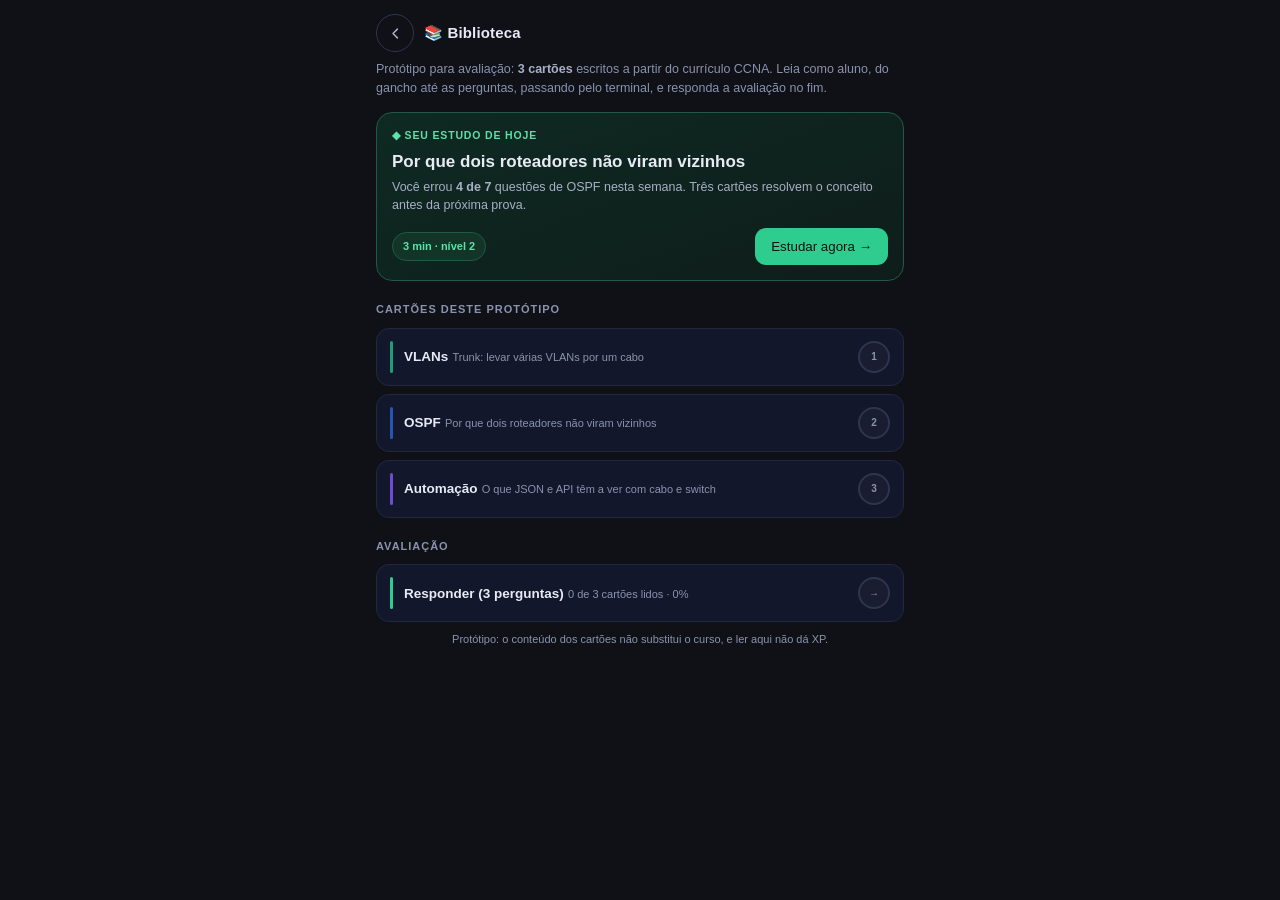
<file: docs/biblioteca-demo.html>
<!DOCTYPE html>
<html lang="pt-BR">
<head>
<meta charset="utf-8">
<meta name="viewport" content="width=device-width, initial-scale=1, viewport-fit=cover">
<title>SubnetLab: Biblioteca (protótipo para avaliação)</title>
<meta name="theme-color" content="#0F1117">
<style>
  :root{
    --bg:#0F1117; --bg2:#12172B; --bg3:#1A1D2F; --border:#232841; --border2:#2E3550;
    --text:#E8EAF6; --text2:#A8AFC7; --text3:#8A93AE;
    --green:#2ECC8F; --green-text:#5EE0A8; --green-bg:#0E2A22; --green-line:#1E5A47;
    --blue-text:#7AB8F5; --blue-bg:#12203A; --blue-line:#24406B;
    --yellow:#F5C842; --mono:ui-monospace,"SF Mono","Cascadia Code",Consolas,monospace;
    --radius:13px;
  }
  *{box-sizing:border-box;margin:0;padding:0;-webkit-tap-highlight-color:transparent}
  body{background:var(--bg);color:var(--text);font:15px/1.5 -apple-system,"Segoe UI",Roboto,sans-serif;min-height:100vh}
  .wrap{max-width:560px;margin:0 auto;padding:0 16px calc(28px + env(safe-area-inset-bottom))}
  .topbar{display:flex;align-items:center;gap:10px;padding:14px 0 6px;position:sticky;top:0;background:var(--bg);z-index:5}
  .topbar h1{font-size:15px;font-weight:800;letter-spacing:.01em}
  /* Seta desenhada em SVG: o caractere "←" não centraliza opticamente no círculo
     (o glyph tem baseline própria e ficava ~2px acima do centro). */
  .back{width:38px;height:38px;border-radius:50%;border:1px solid var(--border2);background:transparent;
        color:var(--text2);display:grid;place-items:center;cursor:pointer;padding:0;line-height:0}
  .back svg{width:15px;height:15px;display:block}
  .back:hover{color:var(--text);border-color:var(--border)}
  .back:focus-visible,.btn:focus-visible,.reveal:focus-visible,.opt-row:focus-visible,
  .cta:focus-visible,.ghost:focus-visible,.solid:focus-visible,.chal textarea:focus-visible,
  textarea:focus-visible{outline:2px solid #3B82F6;outline-offset:2px}
  .prog{margin-left:auto;font-size:11px;color:var(--text3);font-variant-numeric:tabular-nums}
  .lead{font-size:12.5px;color:var(--text3);line-height:1.5;margin:2px 0 14px}
  .lead b{color:var(--text2)}

  /* recomendação */
  .reco{border:1px solid var(--green-line);background:linear-gradient(160deg,#0E2A22,#0F1D1A);border-radius:16px;padding:15px}
  .kicker{display:flex;align-items:center;gap:7px;font-size:10.5px;font-weight:800;letter-spacing:.08em;
          text-transform:uppercase;color:var(--green-text)}
  .reco h2{font-size:17px;font-weight:700;margin:8px 0 5px;line-height:1.25}
  .reco p{font-size:12.5px;color:var(--text2);line-height:1.5}
  .row{display:flex;align-items:center;justify-content:space-between;gap:10px;margin-top:13px}
  .pill{font-size:11px;font-weight:700;padding:5px 10px;border-radius:20px;background:#123528;color:var(--green-text);
        border:.5px solid var(--green-line)}
  .cta{background:var(--green);color:#04150F;font:800 13px/1 inherit;padding:11px 16px;border:none;border-radius:11px;cursor:pointer}

  .sec{font-size:11px;font-weight:800;letter-spacing:.09em;text-transform:uppercase;color:var(--text3);margin:20px 0 10px}
  .list{display:flex;flex-direction:column;gap:8px}
  .tcard{display:flex;align-items:center;gap:11px;width:100%;text-align:left;background:var(--bg2);
         border:1px solid var(--border);border-radius:var(--radius);padding:12px 13px;color:inherit;font:inherit;cursor:pointer}
  .tcard:hover{border-color:var(--border2)}
  .bar{width:3px;height:32px;border-radius:3px;flex:0 0 auto}
  .info{flex:1;min-width:0}
  .nm{font-size:13.5px;font-weight:700}
  .meta{font-size:11px;color:var(--text3);margin-top:2px}
  .ring{width:32px;height:32px;border-radius:50%;display:grid;place-items:center;font-size:10px;font-weight:800;flex:0 0 auto}

  /* cartão */
  .tag{display:inline-flex;align-items:center;font-size:11px;font-weight:700;letter-spacing:.05em;text-transform:uppercase;
       padding:4px 10px;border-radius:20px;background:#2C1A1422;border:.5px solid #D85A3066;border-left:3px solid #D85A30}
  .ctitle{font-size:23px;font-weight:800;line-height:1.22;margin:12px 0 10px;letter-spacing:-.01em}
  .hook{font-size:14px;line-height:1.5;color:var(--green-text);border-left:2px solid var(--green-line);padding-left:12px;margin-bottom:18px}
  .blk{margin-bottom:16px}
  .lbl{font-size:10.5px;font-weight:800;letter-spacing:.09em;text-transform:uppercase;color:var(--text3);margin-bottom:6px}
  .blk p{font-size:14px;line-height:1.6;color:var(--text2)}
  .blk p b{color:var(--text)}
  .bullets{list-style:none;display:flex;flex-direction:column;gap:8px}
  .bullets li{font-size:13.5px;line-height:1.5;color:var(--text2);padding-left:17px;position:relative}
  .bullets li:before{content:"";position:absolute;left:0;top:8px;width:5px;height:5px;border-radius:50%;background:var(--yellow)}
  .bullets li b{color:var(--text)}
  .cmd{background:#0B0F18;border:1px solid var(--border);border-radius:11px;padding:12px 14px;font-family:var(--mono);
       font-size:12.5px;line-height:1.7;color:#9FE8C4;overflow-x:auto;white-space:pre}
  .cmd .cm{color:#5C6B8A}

  /* bloco de comandos: prompt + comando + para que serve */
  .term{background:#0B0F18;border:1px solid var(--border);border-radius:11px;padding:4px 12px}
  .cline{display:flex;flex-wrap:wrap;align-items:baseline;gap:3px 10px;padding:8px 0}
  .cline + .cline{border-top:1px solid #141A2B}
  /* #5C6B8A dava 3,4:1 no fundo do terminal; #94A0B8 fica discreto e passa em 4.5:1 */
  .cprompt{font-family:var(--mono);font-size:11.5px;color:#94A0B8;white-space:nowrap}
  .ccmd{font-family:var(--mono);font-size:12.5px;color:#9FE8C4;flex:1;min-width:0;word-break:break-word}
  .cnota{flex-basis:100%;font-size:11px;line-height:1.45;color:#8A93AE;padding-left:1px}
  @media (min-width:470px){
    .cnota{flex-basis:auto;max-width:46%;text-align:right;padding-left:0}
  }
  .term-cap{font-size:11px;line-height:1.45;color:var(--text3);margin-top:8px}

  /* desafio: o aluno digita o comando */
  .chal{background:var(--bg2);border:1px solid var(--border);border-radius:var(--radius);padding:13px 14px}
  .chal-goal{font-size:13px;line-height:1.55;color:var(--text2)}
  .chal-goal b{color:var(--text)}
  .chal textarea{margin-top:10px;width:100%;min-height:92px;background:#0B0F18;border:1px solid var(--border2);
    border-radius:10px;color:#9FE8C4;font-family:var(--mono);font-size:12.5px;line-height:1.65;
    padding:10px 11px;resize:vertical}
  .chal textarea::placeholder{color:#4E5875}
  .chal-actions{display:flex;gap:7px;margin-top:9px;flex-wrap:wrap}
  .btn{font:700 11.5px/1 inherit;padding:9px 12px;border-radius:9px;cursor:pointer;
       border:.5px solid var(--border2);background:var(--bg3);color:var(--text2)}
  .btn-pri{background:var(--green);color:#04150F;border:none;font-weight:800}
  .btn-help{background:var(--blue-bg);color:var(--blue-text);border-color:var(--blue-line)}
  .fb{margin-top:10px;display:flex;flex-direction:column;gap:5px;font-size:12.5px;line-height:1.5}
  .fb[hidden],.hint[hidden]{display:none}
  .fb-item{display:flex;gap:7px;align-items:flex-start}
  .fb-ok{color:var(--green-text)}
  .fb-no{color:#F08080}
  .hint{margin-top:9px;font-size:12px;line-height:1.5;color:var(--blue-text);background:var(--blue-bg);
        border:.5px solid var(--blue-line);border-radius:9px;padding:9px 11px}

  /* recuperação */
  .quiz{background:var(--bg2);border:1px solid var(--border);border-radius:var(--radius);padding:13px 14px;margin-bottom:8px}
  .q{font-size:13.5px;line-height:1.5}
  .q b{color:var(--green-text);font-weight:700;margin-right:4px}
  .reveal{margin-top:9px;font:700 11.5px/1 inherit;color:var(--blue-text);background:var(--blue-bg);
          border:.5px solid var(--blue-line);padding:7px 11px;border-radius:9px;cursor:pointer}
  .a{margin-top:10px;padding-top:9px;border-top:1px dashed var(--border2);font-size:13px;line-height:1.55;color:var(--green-text)}
  .a[hidden]{display:none}

  .footer{display:flex;gap:8px;margin-top:18px}
  .ghost{flex:1;text-align:center;font:700 13px/1 inherit;padding:13px;border-radius:11px;border:1px solid var(--border2);
         background:transparent;color:var(--text2);cursor:pointer}
  .solid{flex:1.3;text-align:center;font:800 13px/1 inherit;padding:13px;border-radius:11px;background:var(--green);
         color:#04150F;border:none;cursor:pointer}
  .note{font-size:11px;line-height:1.45;color:var(--text3);text-align:center;margin-top:10px}

  /* avaliação */
  .field{margin-bottom:14px}
  .field label{display:block;font-size:12.5px;font-weight:700;margin-bottom:6px}
  .opts{display:flex;gap:6px;flex-wrap:wrap}
  .opt-row{flex:1;min-width:88px;padding:10px 8px;border-radius:10px;border:1px solid var(--border2);background:var(--bg2);
           color:var(--text2);font:700 12px/1.2 inherit;cursor:pointer;text-align:center}
  .opt-row[aria-pressed="true"]{background:var(--green-bg);border-color:var(--green-line);color:var(--green-text)}
  textarea{width:100%;min-height:78px;background:var(--bg2);border:1px solid var(--border2);border-radius:10px;
           color:var(--text);font:inherit;font-size:13px;padding:10px;resize:vertical}
  .out{margin-top:14px;background:#0B0F18;border:1px solid var(--border);border-radius:11px;padding:12px;
       font-family:var(--mono);font-size:12px;line-height:1.6;color:#9FE8C4;white-space:pre-wrap}
  .done{font-size:13px;color:var(--text2);line-height:1.6}
  .done b{color:var(--green-text)}
</style>
</head>
<body>
<div class="wrap">
  <div class="topbar">
    <button class="back" id="backBtn" aria-label="Voltar para a biblioteca" hidden>
      <svg viewBox="0 0 24 24" fill="none" stroke="currentColor" stroke-width="2.4"
           stroke-linecap="round" stroke-linejoin="round" aria-hidden="true"><path d="M15 5l-7 7 7 7"/></svg>
    </button>
    <h1 id="title">📚 Biblioteca</h1>
    <span class="prog" id="prog"></span>
  </div>
  <div id="view"></div>
</div>

<script>
'use strict';

/* ────────────────────────────────────────────────────────────────────────────
   Protótipo de avaliação. Nada aqui é conteúdo copiado do curso: os cartões
   foram escritos a partir do currículo CCNA e das 320 questões do simulador.
   Estado em memória + localStorage (só para lembrar o que o colega já leu).
   ──────────────────────────────────────────────────────────────────────────── */

const CARDS = [
  {
    id: 'vlans-trunk', topico: 'VLANs', cor: '#1D9E75', min: 2,
    titulo: 'Trunk: levar várias VLANs por um cabo',
    gancho: 'Sem trunk, cada VLAN precisaria do seu próprio cabo até o roteador. Um prédio com 12 setores teria 12 cabos.',
    ideia: 'Um link trunk carrega quadros de várias VLANs ao mesmo tempo e marca cada um com a VLAN de origem. A marcação é o <b>tag 802.1Q</b>, inserido dentro do quadro. Porta de acesso não marca nada: ela já pertence a uma VLAN só. O cabo é o mesmo; o que muda é a configuração da porta.',
    analogia: 'Porta de acesso é carta entregue na mão, um destino só. Trunk é o caminhão da transportadora: várias caixas de destinos diferentes no mesmo veículo, cada uma com etiqueta.',
    prova: [
      '<b>Native VLAN viaja sem tag.</b> Se os dois lados discordam dela, o tráfego cai na VLAN errada e aparece <i>native VLAN mismatch</i>. É a pegadinha clássica.',
      'Trunk não cria VLAN: a VLAN precisa existir nos dois switches.',
      'Por padrão o trunk permite todas as VLANs; restringir é <b>allowed vlan</b>.'
    ],
    term: {
      capa: 'Repare no prompt: `switchport` só é aceito depois de entrar na interface (Switch(config-if)#).',
      linhas: [
        { p: 'Switch#',            c: 'configure terminal',                     n: 'entra no modo de configuração: o prompt vira Switch(config)#' },
        { p: 'Switch(config)#',    c: 'interface Gi0/1',                        n: 'escolhe a porta que liga este switch ao outro' },
        { p: 'Switch(config-if)#', c: 'switchport mode trunk',                  n: 'a porta passa a levar várias VLANs no mesmo link' },
        { p: 'Switch(config-if)#', c: 'switchport trunk native vlan 99',        n: 'a VLAN 99 será a única que viaja sem etiqueta' },
        { p: 'Switch(config-if)#', c: 'switchport trunk allowed vlan 10,20,99', n: 'só estas VLANs atravessam; o resto é descartado' }
      ]
    },
    desafio: {
      meta: 'Configure a porta <b>Gi0/1</b> como trunk, com a <b>VLAN 99</b> como native e permitindo apenas as VLANs <b>10, 20 e 99</b>.',
      dica: 'Cinco linhas: entrar em modo de configuração, entrar na interface e três comandos `switchport`. Abreviações valem (`int`, `sw mo tr`), como no equipamento de verdade.',
      resposta: 'configure terminal\ninterface Gi0/1\nswitchport mode trunk\nswitchport trunk native vlan 99\nswitchport trunk allowed vlan 10,20,99',
      exige: [
        { id: 'conf',    txt: 'entrar no modo de configuração (configure terminal)', re: /^(conf(igure)?(\s+t(erminal)?)?)$/i },
        { id: 'int',     txt: 'entrar na interface Gi0/1', re: /^int(erface)?\s+gi(gabitethernet)?\s*0\/1$/i },
        { id: 'trunk',   txt: 'colocar a porta em modo trunk', re: /^sw(itchport)?\s+(mo(de)?\s+)?tr(un(k)?)?$/i, dentro: 'int' },
        { id: 'native',  txt: 'definir a VLAN 99 como native', re: /^sw(itchport)?\s+tr(un(k)?)?\s+nat(ive)?\s+vl?an\s+99$/i, dentro: 'int' },
        { id: 'allowed', txt: 'permitir as VLANs 10, 20 e 99', re: /^sw(itchport)?\s+tr(un(k)?)?\s+all(owed)?\s+vl?an\s+[\d,\s]+$/i, dentro: 'int', extra: 'vlans' }
      ]
    },
    quiz: [
      { q: 'Por que a native VLAN viaja sem tag, e o que quebra se os dois lados discordarem?',
        a: 'Ela é a VLAN "de casa" do link: o padrão histórico é não marcar. Se os números divergem, o quadro sem tag é lido como outra VLAN. O tráfego vaza para o lugar errado e o switch avisa <i>native VLAN mismatch</i>.' },
      { q: 'O que muda no quadro ao atravessar um trunk, e onde exatamente esse campo entra?',
        a: 'O quadro ganha o tag de 4 bytes do 802.1Q, inserido logo depois do MAC de origem: o campo EtherType passa a 0x8100 e o EtherType original vem depois do tag. O quadro cresce de 1518 para 1522 bytes e o FCS é recalculado.' },
      { q: 'O trunk está de pé, mas a VLAN 30 não passa. Duas causas possíveis?',
        a: '1) a VLAN 30 não existe no switch (banco de VLANs / VTP); 2) a lista permitida do trunk não inclui a 30, ou inclui em um lado só. Vale conferir também poda (pruning) e se a porta do outro lado está em access.' }
    ]
  },
  {
    id: 'ospf-adjacencia', topico: 'OSPF', cor: '#2555B6', min: 3,
    titulo: 'Por que dois roteadores não viram vizinhos',
    gancho: 'Na maioria dos casos a rota está certa. O problema é a vizinhança que nunca subiu.',
    ideia: 'Dois roteadores só formam adjacência se concordarem em quase tudo: mesma <b>área</b>, mesma <b>sub-rede e máscara</b>, mesmos <b>timers</b> (hello 10 s / dead 40 s em Ethernet), mesma <b>autenticação</b> e mesma <b>MTU</b>. Divergiu um item, a sessão fica presa. O estado travado entrega o motivo. Em rede broadcast ainda existem <b>DR e BDR</b>, eleitos pela maior prioridade e, no empate, pelo maior Router ID. Não há reeleição: um DR novo só aparece se o atual cair.',
    analogia: 'É uma reunião que só começa com todo mundo de acordo sobre horário, idioma e pauta. Se um chega falando outra língua, a reunião não começa e ninguém entra na sala.',
    prova: [
      'Dois roteadores que não são DR nem BDR ficam em <b>2WAY</b>. Isso é normal, não é falha.',
      'Preso em <b>EXSTART/EXCHANGE</b>? Quase sempre <b>MTU diferente</b> entre as interfaces.',
      'Hello de um lado 10 s e do outro 30 s: nunca sai do INIT/DOWN.'
    ],
    term: {
      capa: 'São comandos de leitura: não mudam configuração nenhuma, só mostram o que o protocolo está fazendo.',
      linhas: [
        { p: 'R1#', c: 'show ip ospf neighbor',        n: 'lista os vizinhos e o estado de cada um: FULL, 2WAY, EXSTART…' },
        { p: 'R1#', c: 'show ip ospf interface Gi0/1', n: 'mostra área, hello/dead, tipo de rede e MTU daquela interface' },
        { p: 'R1#', c: 'show ip ospf',                 n: 'Router ID, quantas áreas e há quanto tempo o processo roda' }
      ]
    },
    desafio: {
      meta: 'A adjacência com o vizinho não sobe. Digite os <b>dois comandos de leitura</b>: um mostra o estado dos vizinhos, o outro os parâmetros da interface <b>Gi0/1</b> (hello/dead e MTU).',
      dica: 'Nenhum dos dois altera nada: são `show`. Um olha os vizinhos, o outro olha a interface. Abreviações aceitas: `sh ip os ne` e `sh ip os int gi0/1`.',
      resposta: 'show ip ospf neighbor\nshow ip ospf interface Gi0/1',
      exige: [
        { id: 'viz',  txt: 'mostrar os vizinhos (show ip ospf neighbor)', re: /^sh(ow)?\s+ip\s+os(pf)?\s+ne(i(ghbors?)?)?$/i },
        { id: 'intf', txt: 'mostrar os parâmetros da interface (show ip ospf interface Gi0/1)', re: /^sh(ow)?\s+ip\s+os(pf)?\s+int(erface)?\s+gi(gabitethernet)?\s*0\/1$/i }
      ]
    },
    quiz: [
      { q: 'Liste quatro coisas que precisam bater para a adjacência subir.',
        a: 'Área, sub-rede/máscara da interface, timers (hello/dead) e autenticação. A quinta, que muita gente esquece: MTU. Se for diferente, a sessão para em EXSTART.' },
      { q: 'A sessão está em EXSTART há minutos. Qual é a primeira suspeita?',
        a: 'MTU diferente entre as duas interfaces. O roteador com MTU menor descarta o DBD maior e a troca nunca avança. Confirme com "show ip ospf interface" e "show interface".' },
      { q: 'Por que dois roteadores que não são DR nem BDR não passam de 2WAY?',
        a: 'Em rede broadcast só DR e BDR formam adjacência plena com todo mundo. Dois DROTHERs só trocam hellos: é o estado 2WAY, que significa "nos vimos", não "somos vizinhos".' }
    ]
  },
  {
    id: 'auto-api-json', topico: 'Automação', cor: '#6E4DD3', min: 3,
    titulo: 'O que JSON e API têm a ver com cabo e switch',
    gancho: 'Configurar 50 switches à mão é criar 50 chances de errar a mesma linha. Automação existe para isso.',
    ideia: 'Em vez de digitar comando em cada equipamento, um <b>controlador</b> conversa com todos eles. A conversa tem duas direções: <b>northbound</b> é a API que o seu programa usa para pedir ("aplicar esta política"), <b>southbound</b> é como o controlador fala com o equipamento (CLI, SNMP, NETCONF). Os dados viajam em <b>JSON</b> (chaves aninhadas) ou <b>YAML</b> (indentação, mais legível). API <b>REST</b> usa os verbos HTTP: GET lê, POST cria, PUT/PATCH atualiza, DELETE remove.',
    analogia: 'O controlador é o gerente que recebe o pedido em português (northbound) e distribui a tarefa para cada funcionário no idioma que ele entende (southbound). Você fala uma vez; ele repete 50 vezes sem errar.',
    prova: [
      '<b>Northbound = aplicações; southbound = dispositivos.</b> Trocar os dois é o erro mais comum.',
      '<b>Ansible é sem agente</b> (SSH + playbook YAML); <b>Puppet e Chef usam agente</b>.',
      'JSON exige chaves e aspas; YAML depende de <b>indentação</b>: um espaço errado quebra o arquivo.'
    ],
    term: {
      capa: 'O mesmo pedido em JSON (o que a API recebe) e em YAML (o que o humano lê melhor).',
      linhas: [
        { p: 'JSON', c: '{ "interface": "Gi0/1",',    n: 'chave e valor entre aspas, separados por dois-pontos' },
        { p: '',     c: '  "description": "UPLINK",', n: 'vírgula entre os campos, e nenhuma depois do último' },
        { p: '',     c: '  "enabled": true }',        n: 'verdadeiro/falso vai sem aspas' },
        { p: 'YAML', c: 'interface: Gi0/1',           n: 'a mesma informação, sem chaves e sem aspas' },
        { p: '',     c: 'description: UPLINK',        n: 'dois espaços de indentação marcam o aninhamento' },
        { p: '',     c: 'enabled: true',              n: 'um espaço errado e o arquivo inteiro quebra' }
      ]
    },
    desafio: {
      tipo: 'json',
      meta: 'Escreva em <b>JSON</b> a configuração da interface <b>Gi0/1</b>: descrição <b>UPLINK</b> e habilitada.',
      dica: 'Três campos: interface, description e enabled. Chaves e textos entre aspas duplas, `true` sem aspas, vírgula entre os campos e nada depois do último.',
      resposta: '{ "interface": "Gi0/1", "description": "UPLINK", "enabled": true }',
      exige: [
        { tipo: 'parse', txt: 'o texto é um JSON válido' },
        { tipo: 'campo', txt: 'o campo interface vale "Gi0/1"', chave: 'interface', valor: 'Gi0/1' },
        { tipo: 'campo', txt: 'o campo description vale "UPLINK"', chave: 'description', valor: 'UPLINK' },
        { tipo: 'campo', txt: 'o campo enabled é booleano true', chave: 'enabled', valor: true, booleano: true }
      ]
    },
    quiz: [
      { q: 'Qual API o seu script chama, e qual o controlador usa para falar com o switch?',
        a: 'O script chama a API northbound (REST, normalmente JSON). O controlador fala com o equipamento pela southbound (NETCONF, SNMP ou CLI).' },
      { q: 'Qual verbo HTTP você usaria para corrigir um campo já existente?',
        a: 'PATCH, quando quer mudar só aquele campo. PUT troca o recurso inteiro e exige mandar tudo de novo. GET lê, POST cria, DELETE remove.' },
      { q: 'Por que "Ansible precisa instalar agente no switch" é falso?',
        a: 'Ansible é agente-less: conecta por SSH (ou WinRM) e executa módulos temporários. Puppet e Chef é que rodam agente no equipamento.' }
    ]
  }
];

const KEY_READ = 'bib_demo_lidos';
const KEY_AVAL = 'bib_demo_avaliacao';

const lidos = () => { try { return JSON.parse(localStorage.getItem(KEY_READ) || '[]'); } catch { return []; } };
const marcarLido = id => { const s = new Set(lidos()); s.add(id); localStorage.setItem(KEY_READ, JSON.stringify([...s])); };

let screen = 'lib';   // lib | card | aval
let atual = 0;

const $ = sel => document.querySelector(sel);
const view = $('#view'), title = $('#title'), prog = $('#prog'), back = $('#backBtn');

/* ── TELA: BIBLIOTECA ─────────────────────────────────────────────────────── */
function renderLib() {
  screen = 'lib';
  title.textContent = '📚 Biblioteca';
  prog.textContent = '';
  back.hidden = true;

  const l = lidos();
  const pct = Math.round(l.length / CARDS.length * 100);

  view.innerHTML = `
    <p class="lead">Protótipo para avaliação: <b>3 cartões</b> escritos a partir do currículo CCNA.
       Leia como aluno, do gancho até as perguntas, passando pelo terminal, e responda a avaliação no fim.</p>

    <div class="reco">
      <div class="kicker">◆ Seu estudo de hoje</div>
      <h2>${CARDS[1].titulo}</h2>
      <p>Você errou <b>4 de 7</b> questões de OSPF nesta semana. Três cartões resolvem o conceito antes da próxima prova.</p>
      <div class="row">
        <span class="pill">${CARDS[1].min} min · nível 2</span>
        <button class="cta" id="estudar">Estudar agora →</button>
      </div>
    </div>

    <div class="sec">Cartões deste protótipo</div>
    <div class="list" id="lista">
      ${CARDS.map((c, i) => `
        <button class="tcard" data-i="${i}">
          <span class="bar" style="background:${c.cor}"></span>
          <span class="info">
            <span class="nm">${c.topico}</span>
            <span class="meta">${c.titulo}</span>
          </span>
          <span class="ring" style="background:${l.includes(c.id) ? 'var(--green-bg)' : 'var(--bg3)'};
                color:${l.includes(c.id) ? 'var(--green-text)' : 'var(--text3)'};
                border:2px solid ${l.includes(c.id) ? 'var(--green-line)' : 'var(--border2)'}">
            ${l.includes(c.id) ? '✓' : (i + 1)}
          </span>
        </button>`).join('')}
    </div>

    <div class="sec">Avaliação</div>
    <div class="list">
      <button class="tcard" id="irAval">
        <span class="bar" style="background:var(--green)"></span>
        <span class="info"><span class="nm">Responder (3 perguntas)</span>
        <span class="meta">${l.length} de ${CARDS.length} cartões lidos · ${pct}%</span></span>
        <span class="ring" style="background:var(--bg3);color:var(--text3);border:2px solid var(--border2)">→</span>
      </button>
    </div>
    <p class="note">Protótipo: o conteúdo dos cartões não substitui o curso, e ler aqui não dá XP.</p>`;

  view.querySelectorAll('.tcard[data-i]').forEach(b =>
    b.addEventListener('click', () => abrirCard(Number(b.dataset.i))));
  $('#estudar').addEventListener('click', () => abrirCard(1));
  $('#irAval').addEventListener('click', renderAval);
}

/* ── TELA: CARTÃO ─────────────────────────────────────────────────────────── */
function abrirCard(i) {
  atual = i;
  renderCard();
  window.scrollTo({ top: 0, behavior: 'instant' });
}

function termHTML(t) {
  return `<div class="term">
      ${t.linhas.map(l => `<div class="cline">
        <span class="cprompt">${l.p}</span><span class="ccmd">${l.c}</span>
        <span class="cnota">${l.n}</span>
      </div>`).join('')}
    </div>
    <p class="term-cap">${t.capa}</p>`;
}

// Aceita o que o aluno digita do jeito que o equipamento aceita: minúsculas,
// abreviação, prompt colado, comentário com "!" ou "#" no fim da linha.
function normalizarComandos(txt) {
  return (txt || '')
    .split('\n')
    .map(l => l.trim().replace(/\s+/g, ' '))
    .filter(l => l && !l.startsWith('!'))
    .map(l => l.replace(/^(switch|r\d|router|sw)(\([^)]*\))?\s*[>#]\s*/i, ''))
    .map(l => l.replace(/\s+#.*$/, ''));
}

function conferirDesafio(c, cobrar) {
  const entrada = $('#entrada').value;
  const fb = $('#fb');
  const itens = [];

  if (!entrada.trim()) {
    fb.hidden = false;
    fb.innerHTML = '<div class="fb-item fb-no"><span>✗</span><span>Digite os comandos (ou o JSON) e clique em Conferir.</span></div>';
    return;
  }

  if (c.desafio.tipo === 'json') {
    let obj = null;
    try { obj = JSON.parse(entrada); }
    catch (e) {
      fb.hidden = false;
      fb.innerHTML = `<div class="fb-item fb-no"><span>✗</span><span>JSON inválido: ${String(e.message).replace(/</g, '&lt;')}</span></div>`;
      return;
    }
    c.desafio.exige.forEach(r => {
      if (r.tipo === 'parse') { itens.push([true, r.txt]); return; }
      const v = obj[r.chave];
      const ok = r.booleano ? v === true
        : (typeof v === 'string' && v.trim().toLowerCase() === String(r.valor).toLowerCase());
      itens.push([ok, ok ? r.txt : `${r.txt}: no seu JSON está ${JSON.stringify(v) ?? 'ausente'}`]);
    });
  } else {
    const linhas = normalizarComandos(entrada);
    const usados = new Set();
    c.desafio.exige.forEach(r => {
      const idx = linhas.findIndex((l, i) => !usados.has(i) && r.re.test(l));
      if (idx < 0) { itens.push([false, `falta ${r.txt}`]); return; }

      if (r.dentro) {
        // A linha "de contexto" (interface) já foi consumida do `usados`, então a
        // busca aqui é independente — só para comparar posição.
        const base = c.desafio.exige.find(x => x.id === r.dentro);
        const iBase = linhas.findIndex(l => base.re.test(l));
        if (iBase < 0 || idx <= iBase) {
          itens.push([false, `${r.txt}: precisa estar dentro da interface (prompt Switch(config-if)#)`]);
          usados.add(idx); return;
        }
      }
      if (r.extra === 'vlans') {
        const nums = (linhas[idx].match(/\d+/g) || []).map(Number).sort((a, b) => a - b);
        if (nums.join(',') !== '10,20,99') {
          itens.push([false, `${r.txt}: você listou ${nums.join(',') || 'nenhuma'}`]);
          usados.add(idx); return;
        }
      }
      usados.add(idx);
      itens.push([true, r.txt]);
    });
  }

  const erros = itens.filter(([ok]) => !ok).length;
  fb.hidden = false;
  fb.innerHTML = itens.map(([ok, txt]) =>
    `<div class="fb-item"><span class="${ok ? 'fb-ok' : 'fb-no'}">${ok ? '✓' : '✗'}</span><span>${txt}</span></div>`
  ).join('')
  + (erros === 0 && cobrar
      ? '<div class="fb-item fb-ok"><span>✓</span><span>Está certo: é o que o equipamento espera.</span></div>'
      : '')
  + (!cobrar ? '<div class="fb-item"><span style="color:var(--text3)">i</span><span style="color:var(--text3)">Resposta esperada preenchida para você.</span></div>' : '');
}

function renderCard() {
  screen = 'card';
  const c = CARDS[atual];
  title.textContent = 'Cartão · ' + c.topico;
  prog.textContent = `${atual + 1} de ${CARDS.length}`;
  back.hidden = false;

  view.innerHTML = `
    <span class="tag" style="border-left-color:${c.cor};border-color:${c.cor}66">${c.topico}</span>
    <h2 class="ctitle">${c.titulo}</h2>
    <div class="hook">${c.gancho}</div>

    <div class="blk"><div class="lbl">A ideia central</div><p>${c.ideia}</p></div>
    <div class="blk"><div class="lbl">A analogia</div><p>${c.analogia}</p></div>
    <div class="blk"><div class="lbl">Onde a prova cobra</div>
      <ul class="bullets">${c.prova.map(p => `<li>${p}</li>`).join('')}</ul>
    </div>
    <div class="blk"><div class="lbl">No equipamento, e o que cada linha faz</div>
      ${termHTML(c.term)}
    </div>

    <div class="blk"><div class="lbl">Agora você</div>
      <div class="chal">
        <div class="chal-goal">${c.desafio.meta}</div>
        <textarea id="entrada" spellcheck="false" autocapitalize="off" autocorrect="off"
          aria-label="Digite os comandos do desafio"
          placeholder="${c.desafio.tipo === 'json' ? '{ &quot;interface&quot;: ... }' : 'Switch# ...'}"></textarea>
        <div class="chal-actions">
          <button class="btn btn-pri" id="conferir">Conferir</button>
          <button class="btn btn-help" id="dicaBtn" aria-expanded="false" aria-controls="dica">Ver dica</button>
          <button class="btn" id="respBtn">Ver resposta</button>
        </div>
        <div class="hint" id="dica" hidden>${c.desafio.dica}</div>
        <div class="fb" id="fb" hidden></div>
      </div>
    </div>

    <div class="sec">Fixou? Responda de cabeça</div>
    ${c.quiz.map((q, k) => `
      <div class="quiz">
        <div class="q"><b>${k + 1}.</b>${q.q}</div>
        <button class="reveal" data-k="${k}" aria-expanded="false" aria-controls="a${k}">ver resposta</button>
        <div class="a" id="a${k}" hidden>${q.a}</div>
      </div>`).join('')}

    <div class="footer">
      <button class="ghost" id="voltar">← Biblioteca</button>
      <button class="solid" id="proximo">${atual + 1 < CARDS.length ? 'Li este cartão ✓ · próximo' : 'Li este cartão ✓ · avaliar'}</button>
    </div>
    <p class="note">Ler não dá XP. Leitura não é desempenho, e o selo de Biblioteca fica separado do ranking.</p>`;

  view.querySelectorAll('.reveal').forEach(b => b.addEventListener('click', () => {
    const alvo = $('#a' + b.dataset.k);
    const aberto = !alvo.hidden;
    alvo.hidden = aberto;
    b.setAttribute('aria-expanded', String(!aberto));
    b.textContent = aberto ? 'ver resposta' : 'esconder resposta';
  }));

  $('#dicaBtn').addEventListener('click', () => {
    const d = $('#dica');
    d.hidden = !d.hidden;
    $('#dicaBtn').setAttribute('aria-expanded', String(!d.hidden));
    $('#dicaBtn').textContent = d.hidden ? 'Ver dica' : 'Esconder dica';
  });

  $('#respBtn').addEventListener('click', () => {
    $('#entrada').value = c.desafio.resposta;
    conferirDesafio(c, false);
  });

  $('#conferir').addEventListener('click', () => conferirDesafio(c, true));

  $('#voltar').addEventListener('click', renderLib);
  $('#proximo').addEventListener('click', () => {
    marcarLido(c.id);
    if (atual + 1 < CARDS.length) abrirCard(atual + 1); else renderAval();
  });
}

/* ── TELA: AVALIAÇÃO ──────────────────────────────────────────────────────── */
const PERGUNTAS = [
  { id: 'tempo',    t: 'Deu para ler cada cartão em até 90 segundos?', opts: ['Sim, tranquilo', 'Quase', 'Não, é longo'] },
  { id: 'recall',   t: 'Respondeu as 3 perguntas de recuperação sem voltar ao texto?', opts: ['Sim', 'Em parte', 'Não'] },
  { id: 'tom',      t: 'O texto parece explicação de alguém, ou material de curso?', opts: ['De alguém', 'Meio a meio', 'De curso'] },
  { id: 'termo',    t: 'A parte de digitar o comando ajudou a fixar?', opts: ['Muito', 'Mais ou menos', 'Atrapalhou'] },
  { id: 'prefere',  t: 'Preferiria isto a reler o material do curso?', opts: ['Sim', 'Tanto faz', 'Não'] }
];

function renderAval() {
  screen = 'aval';
  title.textContent = 'Avaliação';
  prog.textContent = '';
  back.hidden = false;

  const salvo = (() => { try { return JSON.parse(localStorage.getItem(KEY_AVAL) || '{}'); } catch { return {}; } })();

  view.innerHTML = `
    <p class="lead">Cinco perguntas rápidas. No fim, você copia o resumo e manda para o Caique.</p>
    ${PERGUNTAS.map(p => `
      <div class="field" data-id="${p.id}">
        <label>${p.t}</label>
        <div class="opts">
          ${p.opts.map(o => `<button class="opt-row" data-id="${p.id}" data-v="${o}"
            aria-pressed="${salvo[p.id] === o}">${o}</button>`).join('')}
        </div>
      </div>`).join('')}

    <div class="field">
      <label for="obs">Comentário (opcional)</label>
      <textarea id="obs" placeholder="O que ficou confuso? O que faltou?">${salvo.obs || ''}</textarea>
    </div>

    <div class="footer">
      <button class="ghost" id="voltarLib">← Biblioteca</button>
      <button class="solid" id="gerar">Gerar resumo</button>
    </div>
    <div id="saida"></div>`;

  let respostas = {};
  PERGUNTAS.forEach(p => { if (salvo[p.id]) respostas[p.id] = salvo[p.id]; });

  view.querySelectorAll('.opt-row').forEach(b => b.addEventListener('click', () => {
    const grupo = b.closest('.field');
    grupo.querySelectorAll('.opt-row').forEach(x => x.setAttribute('aria-pressed', 'false'));
    b.setAttribute('aria-pressed', 'true');
    respostas[b.dataset.id] = b.dataset.v;
  }));

  $('#voltarLib').addEventListener('click', renderLib);
  $('#gerar').addEventListener('click', () => {
    const obs = $('#obs').value.trim();
    localStorage.setItem(KEY_AVAL, JSON.stringify({ ...respostas, obs }));

    const faltando = PERGUNTAS.filter(p => !respostas[p.id]);
    if (faltando.length) {
      $('#saida').innerHTML = `<div class="out">Faltam ${faltando.length} pergunta(s) para responder.</div>`;
      return;
    }

    const linhas = PERGUNTAS.map(p => `• ${p.t}\n  → ${respostas[p.id]}`).join('\n');
    const txt = `Avaliação da Biblioteca SubnetLab (protótipo)\n`
      + `Cartões lidos: ${lidos().length}/${CARDS.length}\n\n${linhas}`
      + (obs ? `\n\nComentário: ${obs}` : '');

    $('#saida').innerHTML = `
      <div class="out" id="txtResumo">${txt.replace(/</g, '&lt;')}</div>
      <div class="footer">
        <button class="ghost" id="copiar">Copiar resumo</button>
        <button class="solid" id="zap">Enviar no WhatsApp</button>
      </div>
      <p class="note" id="aviso"></p>`;

    const aviso = $('#aviso');
    $('#copiar').addEventListener('click', async () => {
      try { await navigator.clipboard.writeText(txt); aviso.textContent = 'Resumo copiado. Cole no chat do Caique.'; }
      catch { aviso.textContent = 'Não deu para copiar automaticamente: selecione o texto acima.'; }
    });
    $('#zap').addEventListener('click', () => {
      window.open('https://wa.me/?text=' + encodeURIComponent(txt), '_blank');
    });
  });
}

/* ── navegação ────────────────────────────────────────────────────────────── */
back.addEventListener('click', () => (screen === 'card' ? renderLib() : renderLib()));

/* Hash simples para o colega poder mandar o link direto de um cartão */
function rota() {
  const h = location.hash.replace('#', '');
  const i = CARDS.findIndex(c => c.id === h);
  if (i >= 0) abrirCard(i); else renderLib();
}
window.addEventListener('hashchange', rota);
rota();
</script>
</body>
</html>
</file>
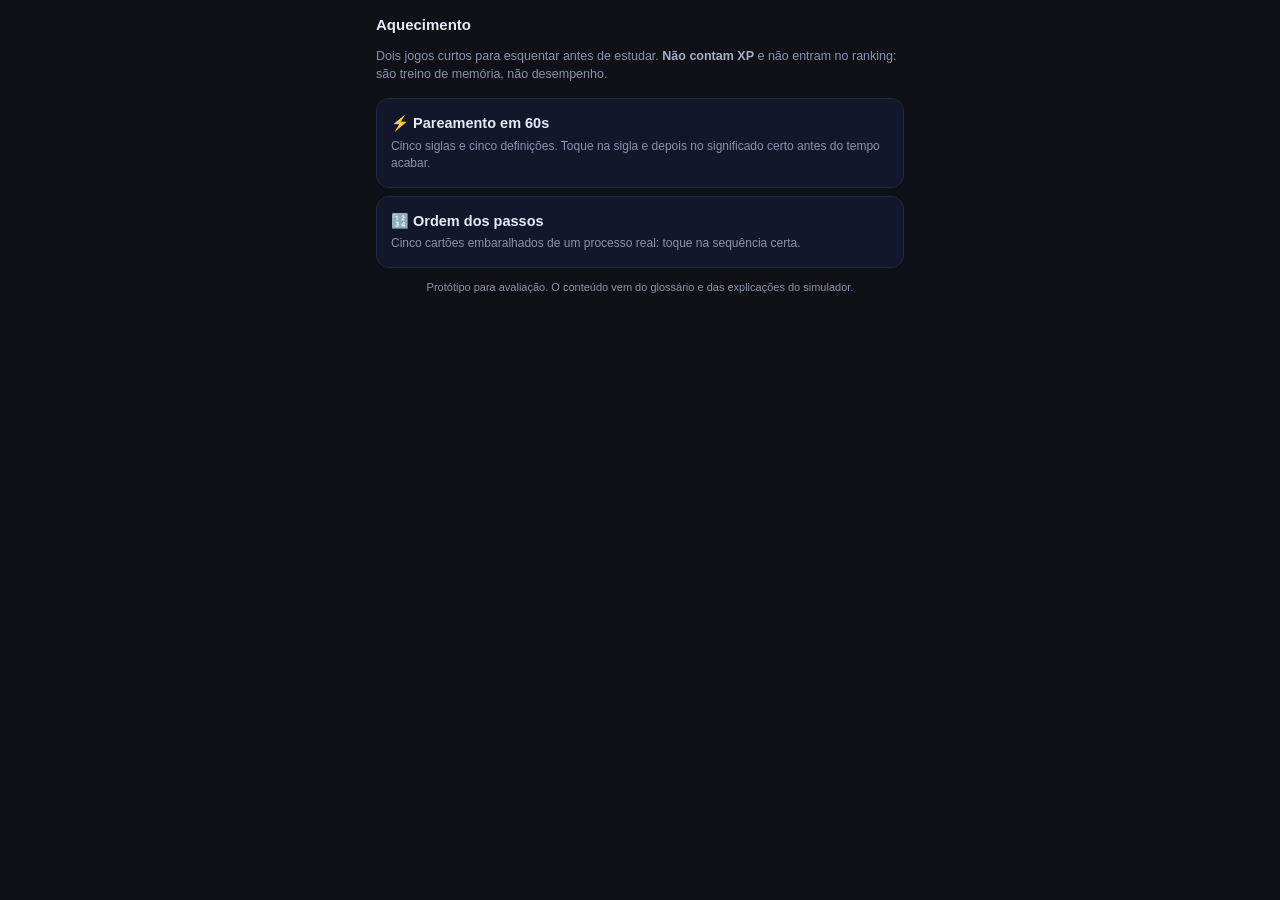
<file: docs/biblioteca-jogos.html>
<!DOCTYPE html>
<html lang="pt-BR">
<head>
<meta charset="utf-8">
<meta name="viewport" content="width=device-width, initial-scale=1, viewport-fit=cover">
<title>SubnetLab: jogos de aquecimento (protótipo)</title>
<meta name="theme-color" content="#0F1117">
<style>
  :root{
    --bg:#0F1117; --bg2:#12172B; --bg3:#1A1D2F; --border:#232841; --border2:#2E3550;
    --text:#E8EAF6; --text2:#A8AFC7; --text3:#8A93AE;
    --green:#2ECC8F; --green-text:#5EE0A8; --green-bg:#0E2A22; --green-line:#1E5A47;
    --blue-text:#7AB8F5; --blue-bg:#12203A; --blue-line:#24406B;
    --red-text:#F08080; --red-bg:#2A1315; --red-line:#5A2126;
    --yellow:#F5C842; --radius:13px;
    --mono:ui-monospace,"SF Mono","Cascadia Code",Consolas,monospace;
  }
  *{box-sizing:border-box;margin:0;padding:0;-webkit-tap-highlight-color:transparent}
  body{background:var(--bg);color:var(--text);font:15px/1.5 -apple-system,"Segoe UI",Roboto,sans-serif;min-height:100vh}
  .wrap{max-width:560px;margin:0 auto;padding:0 16px calc(28px + env(safe-area-inset-bottom))}
  .topbar{display:flex;align-items:center;gap:10px;padding:14px 0 8px;position:sticky;top:0;background:var(--bg);z-index:5}
  .topbar h1{font-size:15px;font-weight:800}
  .back{width:38px;height:38px;border-radius:50%;border:1px solid var(--border2);background:transparent;color:var(--text2);
        display:grid;place-items:center;cursor:pointer;padding:0;line-height:0}
  .back svg{width:15px;height:15px;display:block}
  .back[hidden]{display:none}
  .stat{margin-left:auto;font-size:12px;color:var(--text3);font-variant-numeric:tabular-nums}
  .lead{font-size:12.5px;color:var(--text3);line-height:1.5;margin:2px 0 14px}
  .lead b{color:var(--text2)}

  .sec{font-size:11px;font-weight:800;letter-spacing:.09em;text-transform:uppercase;color:var(--text3);margin:20px 0 10px}
  .card{display:block;width:100%;text-align:left;background:var(--bg2);border:1px solid var(--border);
        border-radius:var(--radius);padding:14px;color:inherit;font:inherit;cursor:pointer;margin-bottom:8px}
  .card:hover{border-color:var(--border2)}
  .card .t{font-size:14.5px;font-weight:800;display:flex;align-items:center;gap:8px}
  .card .d{font-size:12px;color:var(--text3);margin-top:3px;line-height:1.45}
  .card .b{font-size:11px;font-weight:700;color:var(--green-text);margin-top:7px}

  /* pareamento */
  .timer{display:flex;align-items:center;gap:8px;margin-bottom:12px}
  .tbar{flex:1;height:6px;background:var(--bg3);border-radius:4px;overflow:hidden}
  .tfill{height:100%;background:var(--green);transition:width .9s linear}
  .tnum{font-size:12px;color:var(--text2);font-variant-numeric:tabular-nums;min-width:34px;text-align:right}
  .grid{display:grid;grid-template-columns:1fr 1fr;gap:8px}
  .col{display:flex;flex-direction:column;gap:8px}
  .pill{width:100%;min-height:58px;padding:10px;border-radius:12px;border:1px solid var(--border2);background:var(--bg2);
        color:var(--text);font:600 12.5px/1.35 inherit;cursor:pointer;text-align:left}
  .pill.term{font-family:var(--mono);font-weight:700;letter-spacing:.02em;text-transform:uppercase;font-size:12px;display:flex;align-items:center}
  .pill.sel{border-color:var(--blue);background:var(--blue-bg)}
  .pill.done{background:var(--green-bg);border-color:var(--green-line);color:var(--green-text);cursor:default;opacity:.85}
  .pill.wrong{background:var(--red-bg);border-color:var(--red-line);color:var(--red-text);animation:shake .3s}
  @keyframes shake{25%{transform:translateX(-3px)}75%{transform:translateX(3px)}}

  /* ordem */
  .steps{display:flex;flex-direction:column;gap:8px}
  .step{display:flex;gap:10px;align-items:flex-start;width:100%;text-align:left;background:var(--bg2);
        border:1px solid var(--border2);border-radius:12px;padding:11px 12px;color:var(--text);font:600 13px/1.4 inherit;cursor:pointer}
  .step .num{flex:0 0 24px;height:24px;border-radius:50%;background:var(--bg3);color:var(--text3);display:grid;
             place-items:center;font:800 11px/1 inherit}
  .step.placed{border-color:var(--green-line);background:var(--green-bg);color:var(--green-text);cursor:default}
  .step.placed .num{background:var(--green);color:#04150F}
  .step.bad{background:var(--red-bg);border-color:var(--red-line);color:var(--red-text);animation:shake .3s}

  .fb{min-height:20px;font-size:12.5px;margin-top:12px;color:var(--text3)}
  .fb.ok{color:var(--green-text)}
  .fb.no{color:var(--red-text)}

  .btn{font:800 13px/1 inherit;padding:13px;border-radius:11px;border:none;background:var(--green);color:#04150F;
       width:100%;cursor:pointer;margin-top:10px}
  .btn.ghost{background:transparent;border:1px solid var(--border2);color:var(--text2);font-weight:700}
  .note{font-size:11px;line-height:1.45;color:var(--text3);margin-top:12px;text-align:center}

  .end{text-align:center;padding:22px 6px}
  .end .big{font-size:46px;font-weight:800;color:var(--green-text);line-height:1}
  .end .sub{font-size:13px;color:var(--text2);margin:8px 0 16px}
  .rec{display:flex;justify-content:space-between;font-size:12px;color:var(--text3);border-top:1px solid var(--border);padding-top:10px;margin-top:14px}
</style>
</head>
<body>
<div class="wrap">
  <div class="topbar">
    <button class="back" id="backBtn" aria-label="Voltar" hidden>
      <svg viewBox="0 0 24 24" fill="none" stroke="currentColor" stroke-width="2.4" stroke-linecap="round"
           stroke-linejoin="round" aria-hidden="true"><path d="M15 5l-7 7 7 7"/></svg>
    </button>
    <h1 id="title">Aquecimento</h1>
    <span class="stat" id="stat"></span>
  </div>
  <div id="view"></div>
</div>

<script>
'use strict';

/* ── conteúdo ──────────────────────────────────────────────────────────────
   Siglas vêm do glossário do app (ACRONYMS). Aqui estão as 30 que mais caem.
   Processos vêm das explicações das questões, na ordem correta.            */

const SIGLAS = [
  ['VLAN','Rede local virtual, separa o switch em domínios lógicos'],
  ['TRUNK','Link que carrega várias VLANs com tag 802.1Q'],
  ['STP','Evita laço de camada 2 bloqueando portas redundantes'],
  ['OSPF','Roteamento de estado de link, padrão aberto'],
  ['HSRP','Gateway redundante Cisco com IP e MAC virtuais'],
  ['VRRP','Gateway redundante padrão aberto (IEEE)'],
  ['DHCP','Entrega IP, máscara, gateway e DNS automaticamente'],
  ['NAT','Traduz endereços privados em públicos'],
  ['ACL','Lista que permite ou nega tráfego por critério'],
  ['DTP','Negocia automaticamente se a porta vira trunk'],
  ['VTP','Propaga a lista de VLANs entre switches Cisco'],
  ['SVI','Interface virtual do switch usada como gateway'],
  ['CAM','Memória do switch que guarda MAC por porta'],
  ['ARP','Descobre o MAC a partir do IP na rede local'],
  ['CDP','Protocolo Cisco que descobre vizinhos diretos'],
  ['LLDP','Descoberta de vizinhos, padrão aberto (IEEE)'],
  ['EtherChannel','Agrupa vários links físicos em um lógico'],
  ['LACP','Negocia agregação de links, padrão IEEE'],
  ['PAgP','Negocia agregação de links, proprietário Cisco'],
  ['PoE','Entrega energia elétrica pelo cabo de rede'],
  ['WLC','Controlador que gerencia vários pontos de acesso'],
  ['SSID','Nome da rede sem fio anunciado pelo AP'],
  ['WPA2','Segurança WiFi com AES, a mais usada hoje'],
  ['QoS','Prioriza tipos de tráfego em congestionamento'],
  ['NTP','Sincroniza o relógio dos equipamentos'],
  ['SNMP','Monitora e gerencia equipamentos pela rede'],
  ['SSH','Acesso remoto criptografado ao CLI'],
  ['TACACS+','Servidor AAA da Cisco, criptografa tudo'],
  ['RADIUS','Servidor AAA aberto, criptografa só a senha'],
  ['FHRP','Nome genérico dos protocolos de gateway redundante']
];

const PROCESSOS = [
  { nome: 'Failover do HSRP',
    passos: ['O roteador ativo falha',
             'O standby para de receber hello e espera o hold time',
             'O standby assume o papel ativo',
             'Responde pelo IP e MAC virtuais do grupo'] },
  { nome: 'DHCP: as quatro mensagens',
    passos: ['Discover: cliente procura servidor',
             'Offer: servidor oferece um IP',
             'Request: cliente pede oficialmente',
             'Acknowledge: servidor confirma a concessão'] },
  { nome: 'Boot do switch',
    passos: ['POST testa o hardware',
             'Boot loader é carregado da ROM',
             'Boot loader inicializa a CPU e a flash',
             'O IOS é carregado e assume o controle',
             'O arquivo de configuração é aplicado'] },
  { nome: 'Adjacência OSPF',
    passos: ['Down: nenhum hello recebido',
             'Init: hello recebido, vizinho ainda não me vê',
             '2-Way: os dois se veem',
             'ExStart e Exchange: negociação e troca de DBD',
             'Full: bases sincronizadas'] },
  { nome: 'Router-on-a-stick',
    passos: ['Criar a subinterface no roteador',
             'Aplicar encapsulation dot1Q com o número da VLAN',
             'Atribuir o endereço IP do gateway da VLAN',
             'Configurar a porta do switch como trunk',
             'Ativar a subinterface com no shutdown'] }
];

const KEY = 'bib_jogos';
const salvo = () => { try { return JSON.parse(localStorage.getItem(KEY) || '{}'); } catch { return {}; } };
const gravar = obj => localStorage.setItem(KEY, JSON.stringify({ ...salvo(), ...obj }));

let screen = 'hub';
const $ = s => document.querySelector(s);
const view = $('#view'), titulo = $('#title'), statEl = $('#stat'), back = $('#backBtn');

/* ── utilidades ─────────────────────────────────────────────────────────── */
const shuffle = a => { const x = a.slice(); for (let i = x.length - 1; i > 0; i--) { const j = Math.random() * (i + 1) | 0; [x[i], x[j]] = [x[j], x[i]]; } return x; };
const fmt = s => `${Math.floor(s / 60)}:${String(s % 60).padStart(2, '0')}`;

/* ── hub ────────────────────────────────────────────────────────────────── */
function renderHub() {
  screen = 'hub';
  titulo.textContent = 'Aquecimento';
  statEl.textContent = '';
  back.hidden = true;
  const s = salvo();

  view.innerHTML = `
    <p class="lead">Dois jogos curtos para esquentar antes de estudar. <b>Não contam XP</b> e não entram no ranking:
       são treino de memória, não desempenho.</p>

    <button class="card" id="jogoPares">
      <div class="t">⚡ Pareamento em 60s</div>
      <div class="d">Cinco siglas e cinco definições. Toque na sigla e depois no significado certo antes do tempo acabar.</div>
      ${s.melhorPares ? `<div class="b">melhor: 5 pares em ${fmt(s.melhorPares)}</div>` : ''}
    </button>

    <button class="card" id="jogoOrdem">
      <div class="t">🔢 Ordem dos passos</div>
      <div class="d">Cinco cartões embaralhados de um processo real: toque na sequência certa.</div>
      ${s.melhorOrdem ? `<div class="b">melhor: ${fmt(s.melhorOrdem)}</div>` : ''}
    </button>

    <p class="note">Protótipo para avaliação. O conteúdo vem do glossário e das explicações do simulador.</p>`;

  $('#jogoPares').addEventListener('click', iniciarPares);
  $('#jogoOrdem').addEventListener('click', () => iniciarOrdem());
}

/* ── jogo 1: pareamento ─────────────────────────────────────────────────── */
let pares = null;
function iniciarPares() {
  const escolhidas = shuffle(SIGLAS).slice(0, 5);
  pares = {
    tempo: 60, restante: 60, feitos: 0,
    termos: shuffle(escolhidas), defs: shuffle(escolhidas),
    selTermo: null, selDef: null, rodando: true, timer: null
  };
  screen = 'pares';
  titulo.textContent = 'Pareamento';
  back.hidden = false;
  pintarPares();
  pares.timer = setInterval(() => {
    pares.restante--;
    const barra = $('#tfill');
    if (barra) barra.style.width = (pares.restante / 60 * 100) + '%';
    const num = $('#tnum');
    if (num) num.textContent = pares.restante + 's';
    if (pares.restante <= 0) fimPares(false);
  }, 1000);
}

function pintarPares() {
  view.innerHTML = `
    <div class="timer">
      <div class="tbar"><div class="tfill" id="tfill" style="width:100%"></div></div>
      <span class="tnum" id="tnum">60s</span>
    </div>
    <div class="grid" id="grade">
      <div class="col" id="colTermos"></div>
      <div class="col" id="colDefs"></div>
    </div>
    <div class="fb" id="fb" role="status" aria-live="polite">Toque numa sigla e depois no significado.</div>`;

  const ct = $('#colTermos'), cd = $('#colDefs');
  pares.termos.forEach(([sigla], i) => {
    const b = document.createElement('button');
    b.className = 'pill term'; b.textContent = sigla; b.dataset.sigla = sigla;
    b.addEventListener('click', () => escolherTermo(b));
    ct.appendChild(b);
  });
  pares.defs.forEach(([sigla, def]) => {
    const b = document.createElement('button');
    b.className = 'pill'; b.textContent = def; b.dataset.sigla = sigla;
    b.addEventListener('click', () => escolherDef(b));
    cd.appendChild(b);
  });
}

function escolherTermo(btn) {
  if (!pares.rodando || btn.classList.contains('done')) return;
  document.querySelectorAll('.pill.term').forEach(b => b.classList.remove('sel'));
  btn.classList.add('sel');
  pares.selTermo = btn;
  if (pares.selDef) conferirPares();
}

function escolherDef(btn) {
  if (!pares.rodando || btn.classList.contains('done')) return;
  if (!pares.selTermo) { $('#fb').textContent = 'Primeiro escolha uma sigla à esquerda.'; return; }
  pares.selDef = btn;
  conferirPares();
}

function conferirPares() {
  const t = pares.selTermo, d = pares.selDef;
  if (t.dataset.sigla === d.dataset.sigla) {
    t.classList.add('done'); d.classList.add('done');
    t.classList.remove('sel');
    pares.feitos++;
    $('#fb').className = 'fb ok';
    $('#fb').textContent = `${pares.feitos} de 5 pares. ${t.dataset.sigla} é isso mesmo.`;
    pares.selTermo = null; pares.selDef = null;
    if (pares.feitos === 5) fimPares(true);
  } else {
    d.classList.add('wrong');
    setTimeout(() => d.classList.remove('wrong'), 320);
    $('#fb').className = 'fb no';
    $('#fb').textContent = 'Não é esse. Tente outra definição.';
    pares.selDef = null;
  }
}

function fimPares(venceu) {
  pares.rodando = false;
  clearInterval(pares.timer);
  const usou = 60 - pares.restante;
  const s = salvo();
  if (venceu && (!s.melhorPares || usou < s.melhorPares)) gravar({ melhorPares: usou });

  view.innerHTML = `
    <div class="end">
      <div class="big">${pares.feitos}/5</div>
      <div class="sub">${venceu ? `Todos os pares em ${fmt(usou)}.` : 'O tempo acabou. Tente de novo: são 60 segundos.'}</div>
      <button class="btn" id="deNovo">Jogar de novo</button>
      <button class="btn ghost" id="voltar">Voltar ao aquecimento</button>
      <div class="note">Pareamento treina reconhecimento, não substitui responder questão.</div>
    </div>`;
  back.hidden = false;
  $('#deNovo').addEventListener('click', iniciarPares);
  $('#voltar').addEventListener('click', renderHub);
}

/* ── jogo 2: ordem ──────────────────────────────────────────────────────── */
let ordem = null;
function iniciarOrdem(indice) {
  const idx = indice === undefined ? Math.random() * PROCESSOS.length | 0 : indice;
  const proc = PROCESSOS[idx];
  ordem = {
    proc, pos: 0, erros: 0, inicio: Date.now(),
    cartoes: shuffle(proc.passos.map((p, i) => ({ texto: p, correto: i })))
  };
  screen = 'ordem';
  titulo.textContent = 'Ordem dos passos';
  back.hidden = false;
  pintarOrdem();
}

function pintarOrdem() {
  view.innerHTML = `
    <p class="lead">Processo: <b>${ordem.proc.nome}</b>. Toque nos cartões na ordem correta.</p>
    <div class="steps" id="passos"></div>
    <div class="fb" id="fb" role="status" aria-live="polite">Comece pelo que acontece primeiro.</div>`;
  const cont = $('#passos');
  ordem.cartoes.forEach((c, i) => {
    const b = document.createElement('button');
    b.className = 'step';
    // o número só aparece quando o passo é colocado; antes disso é um marcador neutro,
    // senão o aluno acha que 1..5 já indica a ordem
    b.innerHTML = `<span class="num" aria-hidden="true">•</span><span>${c.texto}</span>`;
    b.dataset.pos = i;
    b.addEventListener('click', () => escolherPasso(b, c));
    cont.appendChild(b);
  });
}

function escolherPasso(btn, cartao) {
  if (btn.classList.contains('placed')) return;
  if (cartao.correto === ordem.pos) {
    btn.classList.add('placed');
    btn.querySelector('.num').textContent = ordem.pos + 1;
    ordem.pos++;
    $('#fb').className = 'fb ok';
    $('#fb').textContent = `Certo: este é o passo ${ordem.pos}.`;
    if (ordem.pos === ordem.proc.passos.length) fimOrdem();
  } else {
    ordem.erros++;
    btn.classList.add('bad');
    setTimeout(() => btn.classList.remove('bad'), 320);
    $('#fb').className = 'fb no';
    $('#fb').textContent = `Ainda não. Você está no passo ${ordem.pos + 1}.`;
  }
}

function fimOrdem() {
  const segs = Math.round((Date.now() - ordem.inicio) / 1000);
  const s = salvo();
  if (!s.melhorOrdem || segs < s.melhorOrdem) gravar({ melhorOrdem: segs });

  view.innerHTML = `
    <div class="end">
      <div class="big">${ordem.erros === 0 ? '✓' : ordem.erros}</div>
      <div class="sub">${ordem.erros === 0 ? 'Sequência completa sem errar.' : `Sequência completa com ${ordem.erros} tentativa(s) no lugar errado.`} Tempo: ${fmt(segs)}.</div>
      <button class="btn" id="outro">Outro processo</button>
      <button class="btn ghost" id="voltar">Voltar ao aquecimento</button>
      <div class="note">Errar aqui mostra onde o processo ainda está embaralhado na cabeça.</div>
    </div>`;
  $('#outro').addEventListener('click', () => iniciarOrdem());
  $('#voltar').addEventListener('click', renderHub);
}

/* ── navegação ──────────────────────────────────────────────────────────── */
back.addEventListener('click', () => { if (pares) { pares.rodando = false; clearInterval(pares.timer); } renderHub(); });
renderHub();
</script>
</body>
</html>
</file>
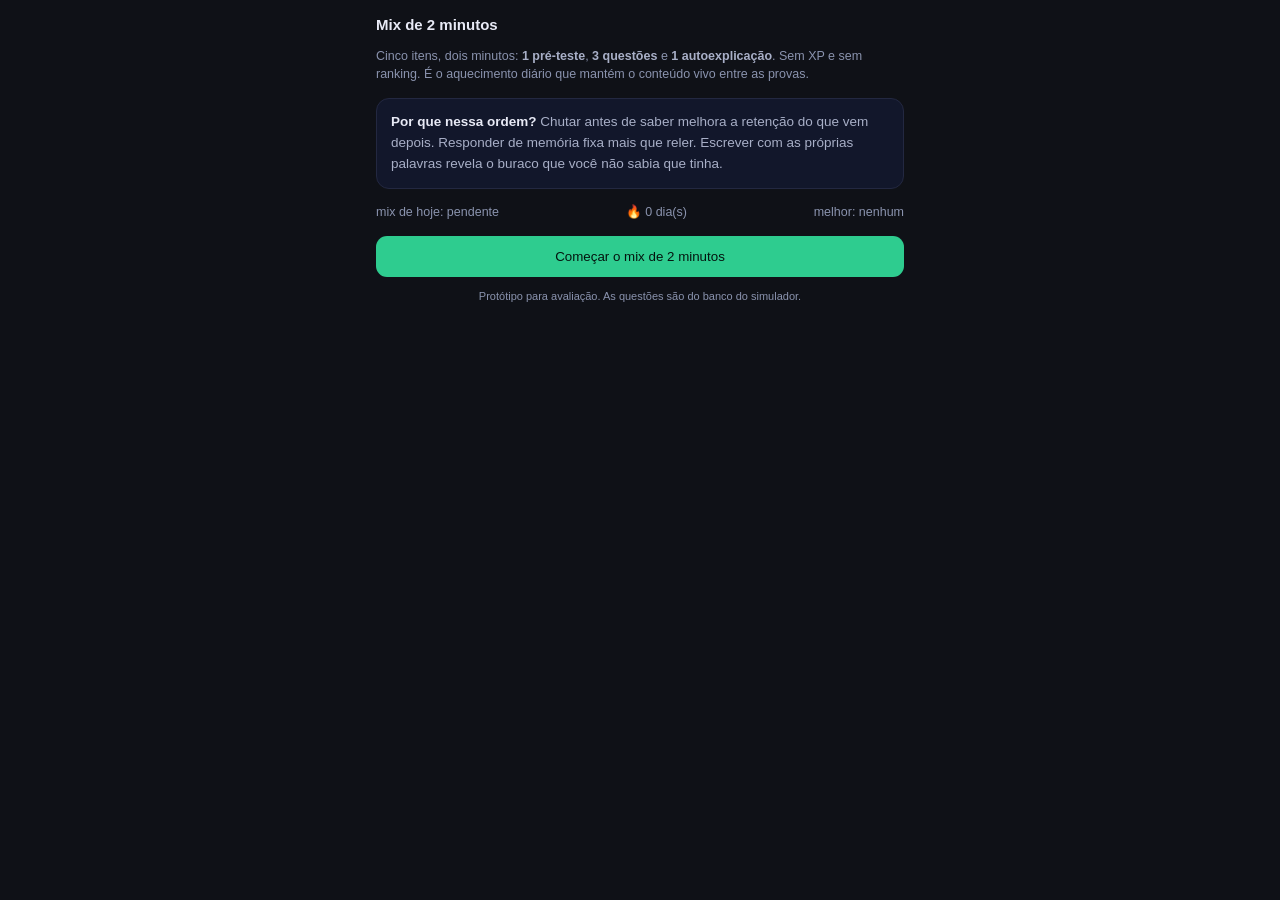
<file: docs/biblioteca-mix.html>
<!DOCTYPE html>
<html lang="pt-BR">
<head>
<meta charset="utf-8">
<meta name="viewport" content="width=device-width, initial-scale=1, viewport-fit=cover">
<title>SubnetLab: mix de 2 minutos (protótipo)</title>
<meta name="theme-color" content="#0F1117">
<style>
  :root{
    --bg:#0F1117; --bg2:#12172B; --bg3:#1A1D2F; --border:#232841; --border2:#2E3550;
    --text:#E8EAF6; --text2:#A8AFC7; --text3:#8A93AE;
    --green:#2ECC8F; --green-text:#5EE0A8; --green-bg:#0E2A22; --green-line:#1E5A47;
    --blue-text:#7AB8F5; --blue-bg:#12203A; --blue-line:#24406B;
    --red-text:#F08080; --red-bg:#2A1315; --red-line:#5A2126;
    --yellow:#F5C842; --purple-text:#B79CF5; --radius:13px;
    --mono:ui-monospace,"SF Mono","Cascadia Code",Consolas,monospace;
  }
  *{box-sizing:border-box;margin:0;padding:0;-webkit-tap-highlight-color:transparent}
  body{background:var(--bg);color:var(--text);font:15px/1.5 -apple-system,"Segoe UI",Roboto,sans-serif;min-height:100vh}
  .wrap{max-width:560px;margin:0 auto;padding:0 16px calc(28px + env(safe-area-inset-bottom))}
  .topbar{display:flex;align-items:center;gap:10px;padding:14px 0 8px;position:sticky;top:0;background:var(--bg);z-index:5}
  .topbar h1{font-size:15px;font-weight:800}
  .back{width:38px;height:38px;border-radius:50%;border:1px solid var(--border2);background:transparent;color:var(--text2);
        display:grid;place-items:center;cursor:pointer;padding:0;line-height:0}
  .back svg{width:15px;height:15px;display:block}
  .back[hidden]{display:none}
  .stat{margin-left:auto;font-size:12px;color:var(--text3);font-variant-numeric:tabular-nums}
  .lead{font-size:12.5px;color:var(--text3);line-height:1.5;margin:2px 0 14px}
  .lead b{color:var(--text2)}

  .timer{display:flex;align-items:center;gap:8px;margin-bottom:14px}
  .tbar{flex:1;height:5px;background:var(--bg3);border-radius:4px;overflow:hidden}
  .tfill{height:100%;background:var(--green);transition:width .9s linear}
  .tnum{font-size:11.5px;color:var(--text2);font-variant-numeric:tabular-nums;min-width:34px;text-align:right}
  .dots{display:flex;gap:6px;margin-bottom:16px}
  .dot{width:22px;height:4px;border-radius:3px;background:var(--bg3)}
  .dot.on{background:var(--green)}
  .dot.done{background:var(--green-line)}

  .tag{display:inline-flex;font-size:10.5px;font-weight:800;letter-spacing:.07em;text-transform:uppercase;
       padding:4px 9px;border-radius:20px;background:var(--blue-bg);color:var(--blue-text);border:.5px solid var(--blue-line)}
  .tag.chute{background:#2A2036;color:var(--purple-text);border-color:#4A3A5E}
  .tag.explica{background:#2A2412;color:var(--yellow);border-color:#4A3E12}

  .qtext{font-size:15.5px;line-height:1.5;font-weight:600;margin:10px 0 14px}
  .concept{background:var(--bg2);border:1px solid var(--border);border-radius:var(--radius);padding:13px 14px;
           font-size:13.5px;line-height:1.55;color:var(--text2);margin-bottom:12px}
  .concept b{color:var(--text)}

  .opts{display:flex;flex-direction:column;gap:8px}
  .opt{width:100%;text-align:left;background:var(--bg2);border:1px solid var(--border2);border-radius:12px;
       padding:12px 13px;color:var(--text);font:600 13.5px/1.4 inherit;cursor:pointer;display:flex;gap:10px}
  .opt .letra{flex:0 0 20px;height:20px;border-radius:50%;background:var(--bg3);color:var(--text3);
              display:grid;place-items:center;font:800 10.5px/1 inherit}
  .opt:hover{border-color:var(--border)}
  .opt.correct{border-color:var(--green-line);background:var(--green-bg);color:var(--green-text)}
  .opt.correct .letra{background:var(--green);color:#04150F}
  .opt.wrong{border-color:var(--red-line);background:var(--red-bg);color:var(--red-text)}
  .opt.wrong .letra{background:var(--red-line);color:#fff}
  .opt.mute{color:var(--text3);border-color:var(--border)}

  .why{margin-top:12px;padding:12px 13px;background:var(--bg2);border:1px solid var(--border);
       border-left:3px solid var(--green-line);border-radius:10px;font-size:13px;line-height:1.55;color:var(--text2)}
  .why[hidden]{display:none}
  .why b{color:var(--text)}

  textarea{width:100%;min-height:84px;background:var(--bg2);border:1px solid var(--border2);border-radius:11px;
           color:var(--text);font:inherit;font-size:13.5px;line-height:1.5;padding:11px;resize:vertical}
  textarea::placeholder{color:var(--text3)}
  .pontos{margin-top:12px;padding:12px 13px;background:var(--bg2);border:1px solid var(--border);border-radius:10px;
          font-size:12.5px;line-height:1.55;color:var(--text2)}
  .pontos[hidden]{display:none}
  .pontos ul{list-style:none;margin-top:6px;display:flex;flex-direction:column;gap:6px}
  .pontos li{padding-left:16px;position:relative}
  .pontos li:before{content:"";position:absolute;left:0;top:7px;width:5px;height:5px;border-radius:50%;background:var(--green)}

  .btn{font:800 13px/1 inherit;padding:13px;border-radius:11px;border:none;background:var(--green);color:#04150F;
       width:100%;cursor:pointer;margin-top:14px}
  .btn.ghost{background:transparent;border:1px solid var(--border2);color:var(--text2);font-weight:700}
  .btn[hidden]{display:none}

  .end{text-align:center;padding:20px 6px}
  .end .big{font-size:44px;font-weight:800;color:var(--green-text);line-height:1}
  .end .sub{font-size:13.5px;color:var(--text2);margin:8px 0 4px}
  .end .streak{font-size:12.5px;color:var(--yellow);margin-top:6px}
  .rec{display:flex;justify-content:space-between;font-size:12.5px;color:var(--text3);
       border-top:1px solid var(--border);padding-top:11px;margin-top:16px}
  .note{font-size:11px;line-height:1.45;color:var(--text3);margin-top:12px;text-align:center}
</style>
</head>
<body>
<div class="wrap">
  <div class="topbar">
    <button class="back" id="backBtn" aria-label="Sair do mix" hidden>
      <svg viewBox="0 0 24 24" fill="none" stroke="currentColor" stroke-width="2.4" stroke-linecap="round"
           stroke-linejoin="round" aria-hidden="true"><path d="M15 5l-7 7 7 7"/></svg>
    </button>
    <h1 id="title">Mix de 2 minutos</h1>
    <span class="stat" id="stat"></span>
  </div>
  <div id="view"></div>
</div>

<script>
'use strict';

/* ────────────────────────────────────────────────────────────────────────────
   Protótipo do "mix diário": 1 pré-teste, 3 questões reais e 1 autoexplicação,
   em 2 minutos. Sem XP: é aquecimento + recuperação, não desempenho.
   Perguntas vêm do banco do simulador; os prompts de pré-teste e autoexplicação
   saem dos cartões da Biblioteca.
   ──────────────────────────────────────────────────────────────────────────── */

const QUESTOES = [{"tp": "Roteamento", "t": "Como um roteador tratará o roteamento estático se o Cisco Express Forwarding (CEF) estiver desabilitado?", "o": ["Ele não executará pesquisas recursivas.", "Interfaces ponto-a-ponto seriais exigirão rotas estáticas totalmente especificadas para evitar inconsistências.", "Interfaces multiacesso Ethernet exigirão rotas estáticas totalmente especificadas para evitar inconsistências.", "Rotas estáticas que usam uma interface de saída serão desnecessárias."], "c": 2, "w": "Quando o CEF está desabilitado, o roteador usa process switching. Em interfaces multiacesso (Ethernet), é necessário especificar tanto a interface de saída quanto o próximo salto (rota totalmente especificada), pois sem CEF a resolução ARP pode falhar com apenas o next-hop."}, {"tp": "WLAN", "t": "Que método de autenticação sem fio depende de um servidor de autenticação RADIUS?", "o": ["WEP", "WPA Personal", "WPA2 Personal", "WPA2 Enterprise"], "c": 3, "w": "WPA2 Enterprise usa o protocolo 802.1X com EAP, que requer um servidor RADIUS para autenticar usuários individualmente com credenciais (usuário/senha ou certificados). WPA/WPA2 Personal utilizam apenas uma chave pré-compartilhada (PSK), sem necessidade de servidor RADIUS."}, {"tp": "WLAN", "t": "Qual é o método de criptografia sem fio mais seguro disponível atualmente?", "o": ["WPA", "WEP", "WPA2 com TKIP", "WPA2 com AES"], "c": 3, "w": "WPA2 com AES (Advanced Encryption Standard, 128-bit) é o método mais seguro. WEP é facilmente quebrado. WPA com TKIP é obsoleto. WPA2 com TKIP é mais forte que WEP/WPA, mas ainda inferior ao AES. WPA2-AES é o padrão atual recomendado (base do WPA3)."}, {"tp": "Segurança L2", "t": "Durante o processo AAA, quando a autorização será implementada?", "o": ["Imediatamente após a autenticação bem-sucedida em uma fonte de dados AAA", "Imediatamente após a contabilidade e auditoria da AAA receberem relatórios detalhados", "Imediatamente após um cliente AAA enviar informações de autenticação ao servidor centralizado", "Imediatamente após a determinação de quais recursos um usuário pode acessar"], "c": 0, "w": "No modelo AAA: (A) Autenticação verifica a identidade; (A) Autorização determina o que o usuário autenticado pode fazer, e ocorre imediatamente após a autenticação bem-sucedida; (A) Contabilidade registra o que foi feito. A autorização só acontece após a identidade ser confirmada."}, {"tp": "DHCPv4", "t": "Que ação um cliente DHCPv4 toma se receber mais de um DHCPOFFER de vários servidores DHCP?", "o": ["Descarta ambas as ofertas e envia um novo DHCPDISCOVER.", "Envia um DHCPREQUEST identificando qual oferta de locação está aceitando.", "Envia um DHCPNAK e inicia o processo DHCP novamente.", "Aceita ambas as mensagens DHCPOFFER e envia um DHCPACK."], "c": 1, "w": "O cliente aceita normalmente a primeira oferta recebida e responde com um DHCPREQUEST broadcast, que inclui o Server Identifier do servidor escolhido. Os demais servidores veem esse broadcast e retornam suas ofertas ao pool. O servidor escolhido responde com DHCPACK para concluir a negociação."}, {"tp": "Segurança L2", "t": "Um administrador encontrou um usuário enviando um quadro 802.1Q com duas tags (double tagging) para um switch. Qual é a melhor solução para prevenir esse tipo de ataque (VLAN hopping)?", "o": ["As VLANs das portas de acesso de usuário devem ser diferentes das VLANs nativas usadas nas portas de tronco.", "As portas de tronco devem usar a VLAN padrão (VLAN 1) como VLAN nativa.", "As portas de tronco devem ser configuradas com port security.", "A VLAN nativa usada em qualquer tronco deve ser uma das VLANs de dados ativas."], "c": 0, "w": "O ataque de double tagging explora o fato de que a tag da VLAN nativa é removida pelo switch. Se um atacante na VLAN 10 enviar um frame com duas tags (VLAN 10 externa, VLAN 20 interna), o switch remove a tag 10 (nativa) e encaminha na VLAN 20. A mitigação é garantir que as portas de acesso de usuário estejam em VLANs diferentes da VLAN nativa dos troncos."}, {"tp": "Switching", "t": "Qual instrução está correta sobre como um switch de Camada 2 determina como encaminhar quadros?", "o": ["Quadros unicast são sempre encaminhados, independentemente do endereço MAC destino.", "Apenas quadros com endereço de broadcast são encaminhados por todas as portas ativas.", "O encaminhamento cut-through garante que quadros inválidos sejam descartados.", "Decisões de encaminhamento são baseadas em endereços MAC e mapeamentos de porta na tabela CAM."], "c": 3, "w": "O switch usa a tabela CAM (Content Addressable Memory), também chamada de tabela MAC, que mapeia endereços MAC às portas. Quando um frame chega, o switch consulta a tabela para determinar a porta de saída. Se o MAC destino não estiver na tabela, o switch realiza flooding."}, {"tp": "Roteamento", "t": "Qual prefixo IPv6 foi projetado para comunicação link-local?", "o": ["fe80::/10", "fc::/07", "2001::/3", "ff00::/8"], "c": 0, "w": "Endereços com prefixo fe80::/10 são link-local: válidos apenas no segmento local e não roteáveis. Servem para comunicação entre vizinhos (NDP, protocolos de roteamento) e são configurados automaticamente em toda interface IPv6 habilitada. ff00::/8 é multicast; 2001::/3 é unicast global; fc::/7 é unicast local único (ULA)."}, {"tp": "Roteamento", "t": "Depois que um host gera um endereço IPv6 por DHCPv6 ou SLAAC, como ele verifica se o endereço é único e utilizável?", "o": ["O host envia uma mensagem de echo request ICMPv6 ao endereço aprendido e, se não houver resposta, considera-o único.", "O host envia uma mensagem Neighbor Solicitation ICMPv6 ao endereço aprendido e, se não receber Neighbor Advertisement, considera-o único.", "O host verifica no cache de vizinhos local e, se o endereço não estiver armazenado, considera-o único.", "O host envia um broadcast ARP no link local e, se não houver resposta, considera o endereço único."], "c": 1, "w": "O processo DAD (Duplicate Address Detection) usa mensagens ICMPv6 Neighbor Solicitation (NS) enviadas ao endereço multicast solicited-node do novo endereço. Se nenhuma mensagem Neighbor Advertisement (NA) for recebida, o endereço é considerado único e é atribuído à interface. ARP é IPv4; IPv6 usa NDP."}, {"tp": "Segurança L2", "t": "Qual ataque de rede busca criar um DoS para clientes, impedindo-os de obter um endereço DHCP?", "o": ["Privação de DHCP (DHCP starvation)", "DHCP Spoofing", "Spoofing de endereço IP", "Ataque de tabela CAM"], "c": 0, "w": "O ataque de DHCP starvation usa ferramentas como Gobbler para enviar centenas de DHCPDISCOVER com MACs falsificados aleatórios, esgotando o pool de endereços do servidor. Clientes legítimos não conseguem obter IP (DoS). DHCP Spoofing implanta um servidor DHCP falso para redirecionar tráfego."}];

const CHUTES = [
  { pergunta: 'A native VLAN leva tag 802.1Q quando atravessa o trunk?',
    opcoes: ['Leva tag', 'Não leva tag', 'Depende do switch'],
    correta: 1,
    explica: 'A native VLAN é justamente a que viaja <b>sem</b> tag. Se os dois lados discordarem do número dela, o quadro sem marcação é lido como outra VLAN e o switch avisa <i>native VLAN mismatch</i>.' },
  { pergunta: 'Dois roteadores OSPF que não são DR nem BDR podem chegar ao estado FULL?',
    opcoes: ['Sim, sempre', 'Não: eles ficam em 2WAY', 'Só se forem vizinhos diretos'],
    correta: 1,
    explica: 'Em rede broadcast só DR e BDR formam adjacência plena com todos. Dois DROTHERs param em <b>2WAY</b>, e isso é normal: significa que se viram, não que são vizinhos.' }
];

const EXPLICACOES = [
  { titulo: 'Trunk e native VLAN',
    conceito: 'Um trunk carrega várias VLANs no mesmo link e marca cada quadro com o tag 802.1Q. A exceção é a <b>native VLAN</b>, que viaja sem marcação.',
    pedido: 'Explique em uma frase por que a native VLAN precisa ser igual nos dois lados do trunk.',
    pontos: ['ela viaja sem tag', 'o quadro sem marcação é interpretado pela native VLAN do outro lado',
             'números diferentes fazem o tráfego cair na VLAN errada, com aviso de native VLAN mismatch'] },
  { titulo: 'Adjacência OSPF travada',
    conceito: 'Dois roteadores só saem do estado inicial se concordarem em área, sub-rede, timers, autenticação e MTU.',
    pedido: 'Explique por que uma sessão presa em EXSTART/EXCHANGE aponta para MTU diferente.',
    pontos: ['é na troca de DBD que cada um compara o próprio banco com o do vizinho',
             'quem tem MTU menor descarta o pacote maior',
             'sem essa troca, a sessão nunca avança para FULL'] }
];

const KEY = 'bib_mix';
const ler = () => { try { return JSON.parse(localStorage.getItem(KEY) || '{}'); } catch { return {}; } };
const salvar = (k, v) => localStorage.setItem(KEY, JSON.stringify({ ...ler(), [k]: v }));
const hoje = () => new Date().toISOString().slice(0, 10);

const shuffle = a => { const x = a.slice(); for (let i = x.length - 1; i > 0; i--) { const j = Math.random() * (i + 1) | 0; [x[i], x[j]] = [x[j], x[i]]; } return x; };
const fmt = s => `${Math.floor(s / 60)}:${String(s % 60).padStart(2, '0')}`;
const $ = s => document.querySelector(s);
const view = $('#view'), titulo = $('#title'), statEl = $('#stat'), back = $('#backBtn');

let sessao = null;

/* ── monta a sessão ─────────────────────────────────────────────────────── */
function montar() {
  const q = shuffle(QUESTOES).slice(0, 3);
  const chute = CHUTES[Math.random() * CHUTES.length | 0];
  const expl = EXPLICACOES[Math.random() * EXPLICACOES.length | 0];
  sessao = {
    itens: [{ tipo: 'chute', dado: chute }, ...q.map(x => ({ tipo: 'q', dado: x })), { tipo: 'explica', dado: expl }],
    i: 0, acertos: 0, respondidas: 0, restante: 120, timer: null, t0: Date.now(),
    chuteCerto: null, escreveu: false
  };
  iniciar();
}

function iniciar() {
  screen = 'sessao';
  titulo.textContent = 'Mix de 2 minutos';
  statEl.textContent = '';
  back.hidden = false;
  sessao.timer = setInterval(() => {
    sessao.restante--;
    const f = $('#tfill'); if (f) f.style.width = (sessao.restante / 120 * 100) + '%';
    const n = $('#tnum'); if (n) n.textContent = fmt(Math.max(0, sessao.restante));
    if (sessao.restante <= 0) fim();
  }, 1000);
  pintar();
}

function pintar() {
  const { tipo, dado } = sessao.itens[sessao.i];
  const dots = sessao.itens.map((_, k) =>
    `<span class="dot ${k < sessao.i ? 'done' : k === sessao.i ? 'on' : ''}"></span>`).join('');

  const barra = `
    <div class="timer">
      <div class="tbar"><div class="tfill" id="tfill" style="width:${sessao.restante / 120 * 100}%"></div></div>
      <span class="tnum" id="tnum">${fmt(Math.max(0, sessao.restante))}</span>
    </div>
    <div class="dots">${dots}</div>`;

  if (tipo === 'chute') {
    view.innerHTML = `${barra}
      <span class="tag chute">pré-teste · chute antes de saber</span>
      <div class="qtext">${dado.pergunta}</div>
      <div class="opts" id="opts">
        ${dado.opcoes.map((o, i) => `<button class="opt" data-i="${i}">
          <span class="letra">${'ABC'[i]}</span><span>${o}</span></button>`).join('')}
      </div>
      <div class="why" id="why" hidden></div>
      <button class="btn" id="prox" hidden>Continuar</button>`;

    $('#opts').querySelectorAll('.opt').forEach(b => b.addEventListener('click', () => {
      const i = Number(b.dataset.i);
      const certo = i === dado.correta;
      sessao.chuteCerto = certo;
      $('#opts').querySelectorAll('.opt').forEach((x, k) => {
        x.disabled = true;
        if (k === dado.correta) x.classList.add('correct');
        else if (k === i) x.classList.add('wrong');
        else x.classList.add('mute');
      });
      const w = $('#why');
      w.hidden = false;
      w.innerHTML = `${certo ? '<b>Acertou o chute.</b> ' : '<b>Chutou errado.</b> '}${dado.explica}`;
      $('#prox').hidden = false;
      $('#prox').focus();
    }));
  }

  if (tipo === 'q') {
    view.innerHTML = `${barra}
      <span class="tag">questão ${sessao.respondidas + 1} de 3 · ${dado.tp}</span>
      <div class="qtext">${dado.t}</div>
      <div class="opts" id="opts">
        ${dado.o.map((o, i) => `<button class="opt" data-i="${i}">
          <span class="letra">${'ABCDF'[i] || i + 1}</span><span>${o}</span></button>`).join('')}
      </div>
      <div class="why" id="why" hidden></div>
      <button class="btn" id="prox" hidden>${sessao.i === sessao.itens.length - 2 ? 'Ir para a explicação' : 'Próxima questão'}</button>`;

    $('#opts').querySelectorAll('.opt').forEach(b => b.addEventListener('click', () => {
      const i = Number(b.dataset.i);
      const certo = i === dado.c;
      sessao.respondidas++;
      if (certo) sessao.acertos++;
      $('#opts').querySelectorAll('.opt').forEach((x, k) => {
        x.disabled = true;
        if (k === dado.c) x.classList.add('correct');
        else if (k === i) x.classList.add('wrong');
        else x.classList.add('mute');
      });
      const w = $('#why');
      w.hidden = false;
      w.innerHTML = `<b>${certo ? 'Certo' : 'Errado'}.</b> ${dado.w}`;
      $('#prox').hidden = false;
      $('#prox').focus();
    }));
  }

  if (tipo === 'explica') {
    view.innerHTML = `${barra}
      <span class="tag explica">autoexplicação · escreva antes de ver</span>
      <div class="qtext">${dado.titulo}</div>
      <div class="concept">${dado.conceito}</div>
      <div class="qtext" style="font-size:14px;font-weight:600">${dado.pedido}</div>
      <textarea id="resp" placeholder="Uma frase basta. Escrever é o que fixa."></textarea>
      <div class="pontos" id="pontos" hidden>
        <b>O que uma boa resposta precisa ter:</b>
        <ul>${dado.pontos.map(p => `<li>${p}</li>`).join('')}</ul>
      </div>
      <button class="btn" id="ver">Ver o que era esperado</button>
      <button class="btn" id="prox" hidden>Concluir o mix</button>`;

    $('#ver').addEventListener('click', () => {
      sessao.escreveu = $('#resp').value.trim().length > 8;
      $('#pontos').hidden = false;
      $('#ver').hidden = true;
      $('#prox').hidden = false;
      $('#prox').focus();
    });
  }

  $('#prox')?.addEventListener('click', () => {
    sessao.i++;
    if (sessao.i >= sessao.itens.length) return fim();
    pintar();
    window.scrollTo({ top: 0, behavior: 'instant' });
  });
}

/* ── fim ────────────────────────────────────────────────────────────────── */
function fim() {
  clearInterval(sessao.timer);
  const segs = Math.min(120, Math.round((Date.now() - sessao.t0) / 1000));
  const s = ler();
  const dia = hoje();
  let streak = s.streak || 0;
  if (s.ultimoDia !== dia) {
    const ontem = new Date(Date.now() - 86400000).toISOString().slice(0, 10);
    streak = s.ultimoDia === ontem ? streak + 1 : 1;
    salvar('streak', streak); salvar('ultimoDia', dia);
  }
  if (!s.melhor || sessao.acertos > s.melhor) salvar('melhor', sessao.acertos);

  view.innerHTML = `
    <div class="end">
      <div class="big">${sessao.acertos}/3</div>
      <div class="sub">${sessao.acertos === 3 ? 'Três de três, no tempo.' : 'Anote o que escapou: é isso que o mix de amanhã vai puxar de novo.'}</div>
      <div class="streak">🔥 ${streak} dia${streak > 1 ? 's' : ''} seguido${streak > 1 ? 's' : ''} de mix</div>
      <div class="rec">
        <span>pré-teste: ${sessao.chuteCerto === null ? 'não fez' : sessao.chuteCerto ? 'acertou' : 'errou'}</span>
        <span>autoexplicação: ${sessao.escreveu ? 'escrita' : 'pulada'}</span>
        <span>tempo: ${fmt(segs)}</span>
      </div>
      <button class="btn" id="deNovo">Outro mix</button>
      <button class="btn ghost" id="sair">Voltar</button>
      <div class="note">O mix não dá XP. Ele serve para manter o conteúdo vivo entre as provas.</div>
    </div>`;
  statEl.textContent = '';

  // os botões do fim precisam de handler: sem isso "Outro mix" não faz nada
  $('#deNovo').addEventListener('click', montar);
  $('#sair').addEventListener('click', sair);
}

/* ── navegação ──────────────────────────────────────────────────────────── */
back.addEventListener('click', () => { if (sessao) clearInterval(sessao.timer); sair(); });

function sair() {
  titulo.textContent = 'Mix de 2 minutos';
  statEl.textContent = '';
  back.hidden = true;
  const s = ler();
  view.innerHTML = `
    <p class="lead">Cinco itens, dois minutos: <b>1 pré-teste</b>, <b>3 questões</b> e <b>1 autoexplicação</b>.
       Sem XP e sem ranking. É o aquecimento diário que mantém o conteúdo vivo entre as provas.</p>

    <div class="concept" style="margin-bottom:14px">
      <b>Por que nessa ordem?</b> Chutar antes de saber melhora a retenção do que vem depois.
      Responder de memória fixa mais que reler. Escrever com as próprias palavras revela o buraco que você não sabia que tinha.
    </div>

    <div class="rec" style="border-top:none;margin-top:0;padding-top:0">
      <span>${s.ultimoDia === hoje() ? 'mix de hoje: feito' : 'mix de hoje: pendente'}</span>
      <span>🔥 ${s.streak || 0} dia(s)</span>
      <span>melhor: ${s.melhor !== undefined ? s.melhor + '/3' : 'nenhum'}</span>
    </div>

    <button class="btn" id="comecar">Começar o mix de 2 minutos</button>
    <p class="note">Protótipo para avaliação. As questões são do banco do simulador.</p>`;

  $('#comecar').addEventListener('click', montar);
}

sair();
</script>
</body>
</html>
</file>
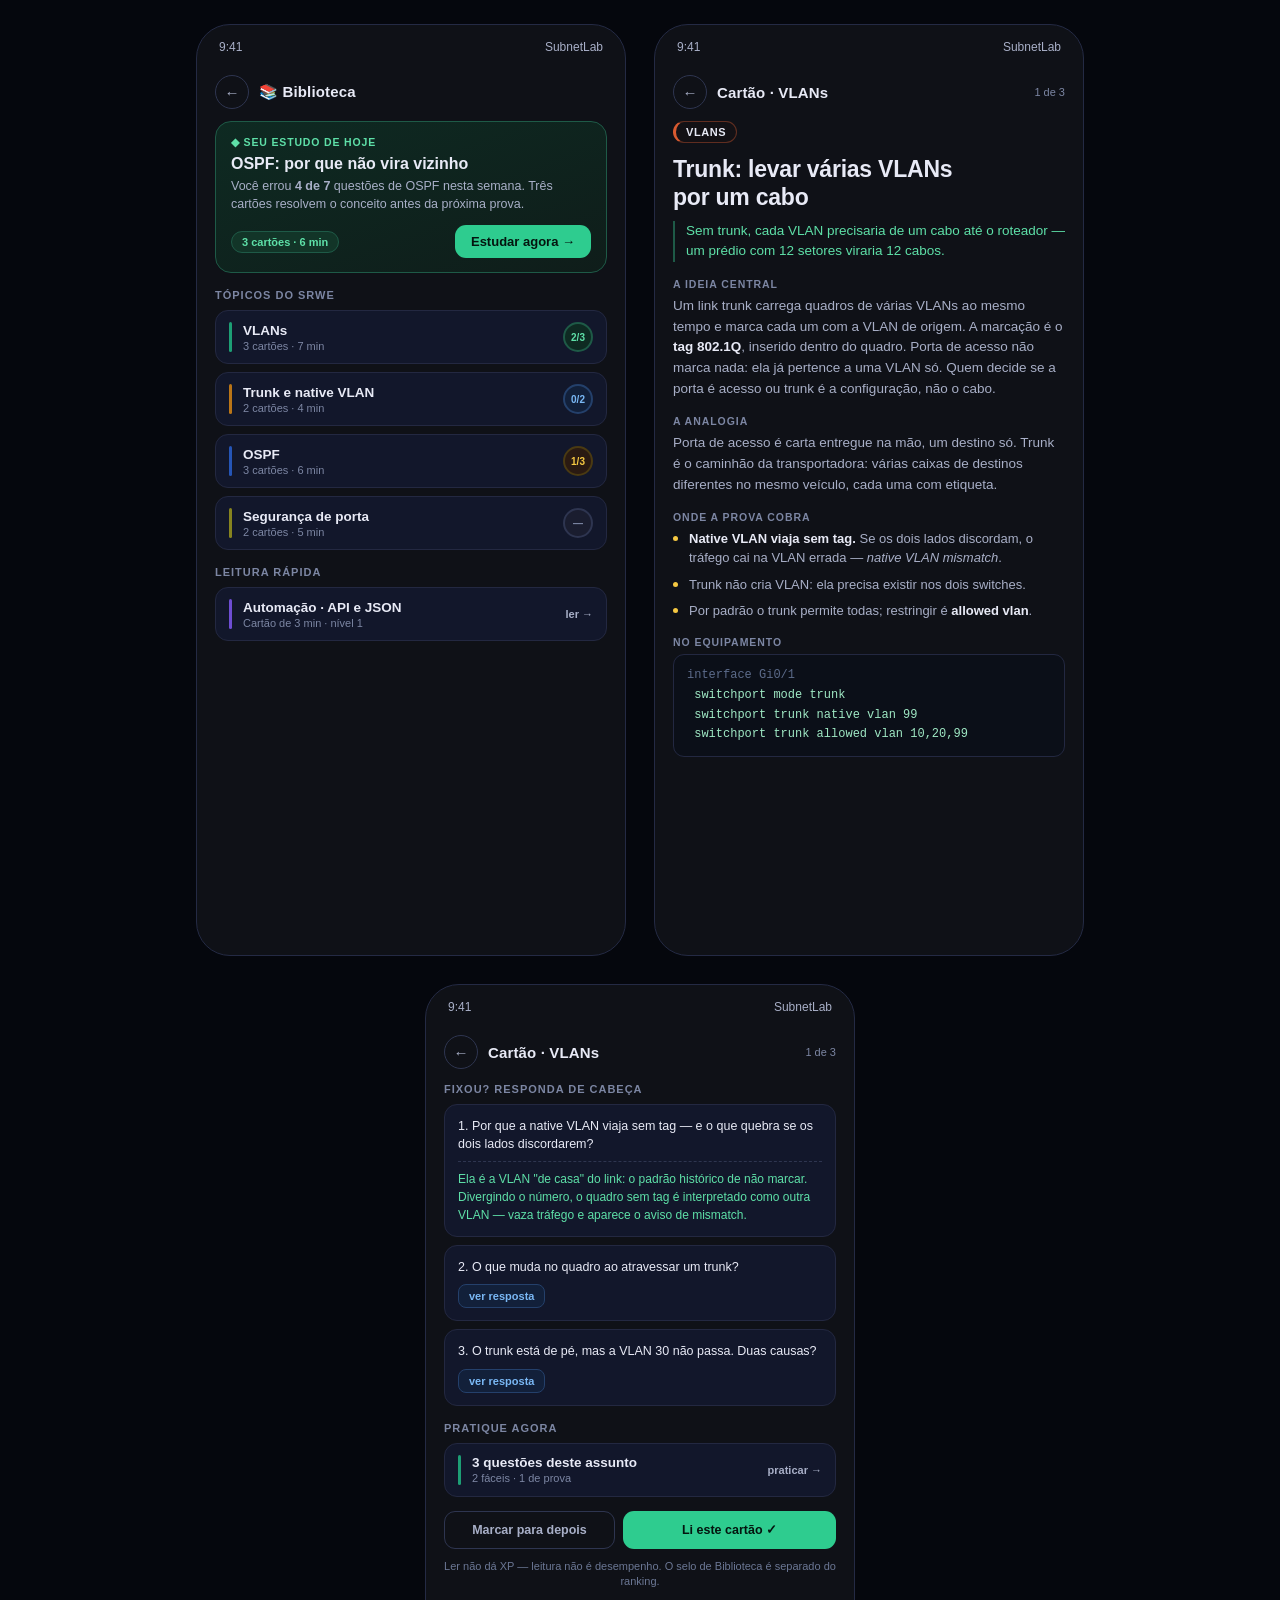
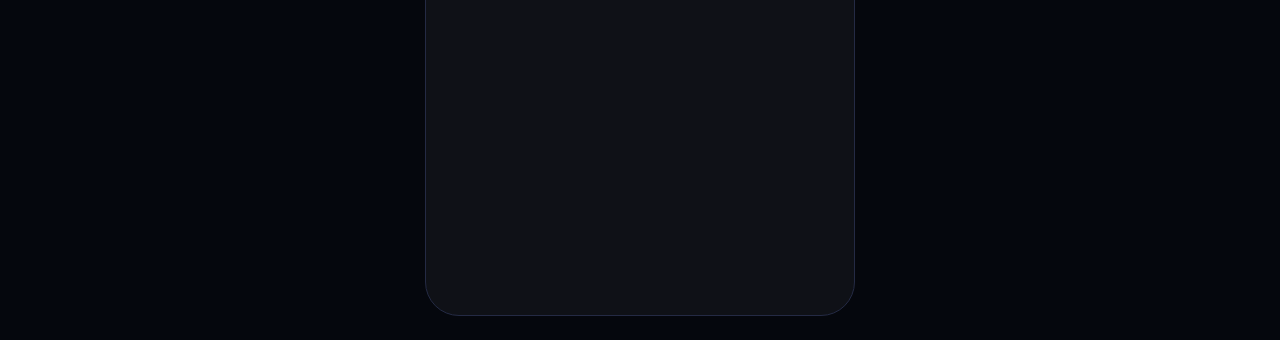
<file: docs/prototipo-biblioteca.html>
<!DOCTYPE html>
<html lang="pt-BR">
<head>
<meta charset="utf-8">
<title>SubnetLab — protótipo da Biblioteca</title>
<style>
  :root {
    --bg:#0F1117; --bg2:#12172B; --bg3:#1A1D2F; --border:#232841; --border2:#2E3550;
    --text:#E8EAF6; --text2:#A8AFC7; --text3:#7C86A3;
    --green:#2ECC8F; --green-text:#5EE0A8; --green-bg:#0E2A22;
    --blue:#3B82F6; --blue-text:#7AB8F5; --blue-bg:#12203A;
    --yellow-text:#F5C842; --purple-text:#B79CF5;
    --mono: ui-monospace, "SF Mono", "Cascadia Code", Consolas, monospace;
  }
  * { box-sizing: border-box; margin: 0; padding: 0; }
  body { background:#05070D; font-family:-apple-system, "Segoe UI", Roboto, sans-serif; padding:24px; display:flex; flex-wrap:wrap; gap:28px; justify-content:center; }
  .phone {
    width:430px; height:932px; background:var(--bg); color:var(--text);
    border-radius:34px; overflow:hidden; position:relative;
    border:1px solid #242A44; display:flex; flex-direction:column;
  }
  .status { height:44px; display:flex; align-items:center; justify-content:space-between; padding:0 22px; font-size:12px; color:var(--text2); }
  .topbar { display:flex; align-items:center; gap:10px; padding:6px 18px 12px; }
  .back { width:34px; height:34px; border-radius:50%; border:1px solid var(--border2); display:grid; place-items:center; color:var(--text2); font-size:15px; }
  .topbar h1 { font-size:15px; font-weight:700; letter-spacing:.01em; }
  .body { padding:0 18px 18px; overflow:hidden; flex:1; }
  .sec { font-size:11px; font-weight:800; letter-spacing:.09em; text-transform:uppercase; color:var(--text3); margin:16px 0 9px; }

  /* recomendação */
  .reco { border:1px solid #1E5A47; background:linear-gradient(160deg,#0E2A22,#0F1D1A); border-radius:16px; padding:14px 15px; }
  .reco-top { display:flex; align-items:center; gap:8px; font-size:10.5px; font-weight:800; letter-spacing:.08em; color:var(--green-text); text-transform:uppercase; }
  .reco h2 { font-size:16px; font-weight:700; margin:7px 0 4px; }
  .reco p { font-size:12.5px; color:var(--text2); line-height:1.45; }
  .reco-row { display:flex; align-items:center; justify-content:space-between; margin-top:12px; }
  .pill { font-size:11px; font-weight:700; padding:4px 10px; border-radius:20px; background:#123528; color:var(--green-text); border:.5px solid #1E5A47; }
  .cta { background:var(--green); color:#04150F; font-size:13px; font-weight:800; padding:9px 16px; border-radius:11px; border:none; }

  /* lista de tópicos */
  .card-list { display:flex; flex-direction:column; gap:8px; }
  .tcard { display:flex; align-items:center; gap:11px; background:var(--bg2); border:1px solid var(--border); border-radius:13px; padding:11px 13px; }
  .tcard .bar { width:3px; height:30px; border-radius:3px; flex:0 0 auto; }
  .tcard .info { flex:1; min-width:0; }
  .tcard .nm { font-size:13.5px; font-weight:700; }
  .tcard .meta { font-size:11px; color:var(--text3); margin-top:2px; }
  .mini { font-size:11px; font-weight:700; color:var(--text2); }
  .ring { width:30px; height:30px; border-radius:50%; display:grid; place-items:center; font-size:10px; font-weight:800; }

  /* cartão */
  .tag { display:inline-flex; align-items:center; gap:6px; font-size:11px; font-weight:700; letter-spacing:.05em; text-transform:uppercase; padding:4px 10px; border-radius:20px; background:#2C1A1422; color:var(--text); border:.5px solid #D85A3066; border-left:3px solid #D85A30; }
  .ctitle { font-size:23px; font-weight:800; line-height:1.22; margin:12px 0 10px; letter-spacing:-.01em; }
  .hook { font-size:13.5px; line-height:1.5; color:var(--green-text); border-left:2px solid #1E5A47; padding-left:11px; margin-bottom:16px; }
  .blk { margin-bottom:15px; }
  .blk .lbl { font-size:10.5px; font-weight:800; letter-spacing:.09em; text-transform:uppercase; color:var(--text3); margin-bottom:6px; }
  .blk p { font-size:13.5px; line-height:1.55; color:var(--text2); }
  .blk p b { color:var(--text); font-weight:700; }
  .bullets { list-style:none; display:flex; flex-direction:column; gap:7px; }
  .bullets li { font-size:13px; line-height:1.5; color:var(--text2); padding-left:16px; position:relative; }
  .bullets li:before { content:""; position:absolute; left:0; top:7px; width:5px; height:5px; border-radius:50%; background:var(--yellow-text); }
  .bullets li b { color:var(--text); }
  .cmd { background:#0B0F18; border:1px solid var(--border); border-radius:11px; padding:11px 13px; font-family:var(--mono); font-size:12px; line-height:1.65; color:#9FE8C4; overflow:hidden; }
  .cmd .cm { color:#5C6B8A; }
  .quiz { background:var(--bg2); border:1px solid var(--border); border-radius:13px; padding:12px 13px; margin-bottom:8px; }
  .quiz .q { font-size:12.5px; line-height:1.45; color:var(--text); }
  .quiz .a { font-size:12px; line-height:1.5; color:var(--green-text); margin-top:8px; padding-top:8px; border-top:1px dashed var(--border2); }
  .quiz .btn { display:inline-block; margin-top:8px; font-size:11px; font-weight:700; color:var(--blue-text); background:var(--blue-bg); border:.5px solid #24406B; padding:5px 10px; border-radius:8px; }
  .footer { display:flex; gap:8px; margin-top:14px; }
  .ghost { flex:1; text-align:center; font-size:12.5px; font-weight:700; padding:11px; border-radius:11px; border:1px solid var(--border2); color:var(--text2); }
  .solid { flex:1.3; text-align:center; font-size:12.5px; font-weight:800; padding:11px; border-radius:11px; background:var(--green); color:#04150F; }
  .note { width:100%; margin-top:10px; color:#6B7794; font-size:11px; line-height:1.45; text-align:center; }
</style>
</head>
<body>

<!-- ─────────── TELA 1: BIBLIOTECA ─────────── -->
<section class="phone">
  <div class="status"><span>9:41</span><span>SubnetLab</span></div>
  <div class="topbar"><div class="back">←</div><h1>📚 Biblioteca</h1></div>
  <div class="body">
    <div class="reco">
      <div class="reco-top">◆ Seu estudo de hoje</div>
      <h2>OSPF: por que não vira vizinho</h2>
      <p>Você errou <b>4 de 7</b> questões de OSPF nesta semana. Três cartões resolvem o conceito antes da próxima prova.</p>
      <div class="reco-row">
        <span class="pill">3 cartões · 6 min</span>
        <button class="cta">Estudar agora →</button>
      </div>
    </div>

    <div class="sec">Tópicos do SRWE</div>
    <div class="card-list">
      <div class="tcard">
        <div class="bar" style="background:#1D9E75"></div>
        <div class="info"><div class="nm">VLANs</div><div class="meta">3 cartões · 7 min</div></div>
        <div class="ring" style="background:#0E2A22;color:#5EE0A8;border:2px solid #1E5A47">2/3</div>
      </div>
      <div class="tcard">
        <div class="bar" style="background:#BA7517"></div>
        <div class="info"><div class="nm">Trunk e native VLAN</div><div class="meta">2 cartões · 4 min</div></div>
        <div class="ring" style="background:#12203A;color:#7AB8F5;border:2px solid #24406B">0/2</div>
      </div>
      <div class="tcard">
        <div class="bar" style="background:#2555B6"></div>
        <div class="info"><div class="nm">OSPF</div><div class="meta">3 cartões · 6 min</div></div>
        <div class="ring" style="background:#2A1A12;color:#F5C842;border:2px solid #4A3A12">1/3</div>
      </div>
      <div class="tcard">
        <div class="bar" style="background:#86831F"></div>
        <div class="info"><div class="nm">Segurança de porta</div><div class="meta">2 cartões · 5 min</div></div>
        <div class="ring" style="background:#1A1D2F;color:#7C86A3;border:2px solid #2E3550">—</div>
      </div>
    </div>

    <div class="sec">Leitura rápida</div>
    <div class="card-list">
      <div class="tcard">
        <div class="bar" style="background:#6E4DD3"></div>
        <div class="info"><div class="nm">Automação · API e JSON</div><div class="meta">Cartão de 3 min · nível 1</div></div>
        <span class="mini">ler →</span>
      </div>
    </div>
  </div>
</section>

<!-- ─────────── TELA 2: CARTÃO (topo) ─────────── -->
<section class="phone">
  <div class="status"><span>9:41</span><span>SubnetLab</span></div>
  <div class="topbar"><div class="back">←</div><h1>Cartão · VLANs</h1><span style="margin-left:auto;font-size:11px;color:var(--text3)">1 de 3</span></div>
  <div class="body">
    <span class="tag">VLANs</span>
    <h2 class="ctitle">Trunk: levar várias VLANs<br>por um cabo</h2>
    <div class="hook">Sem trunk, cada VLAN precisaria de um cabo até o roteador — um prédio com 12 setores viraria 12 cabos.</div>

    <div class="blk">
      <div class="lbl">A ideia central</div>
      <p>Um link trunk carrega quadros de várias VLANs ao mesmo tempo e marca cada um com a VLAN de origem. A marcação é o <b>tag 802.1Q</b>, inserido dentro do quadro. Porta de acesso não marca nada: ela já pertence a uma VLAN só. Quem decide se a porta é acesso ou trunk é a configuração, não o cabo.</p>
    </div>

    <div class="blk">
      <div class="lbl">A analogia</div>
      <p>Porta de acesso é carta entregue na mão, um destino só. Trunk é o caminhão da transportadora: várias caixas de destinos diferentes no mesmo veículo, cada uma com etiqueta.</p>
    </div>

    <div class="blk">
      <div class="lbl">Onde a prova cobra</div>
      <ul class="bullets">
        <li><b>Native VLAN viaja sem tag.</b> Se os dois lados discordam, o tráfego cai na VLAN errada — <i>native VLAN mismatch</i>.</li>
        <li>Trunk não cria VLAN: ela precisa existir nos dois switches.</li>
        <li>Por padrão o trunk permite todas; restringir é <b>allowed vlan</b>.</li>
      </ul>
    </div>

    <div class="blk">
      <div class="lbl">No equipamento</div>
      <div class="cmd"><span class="cm">interface Gi0/1</span><br>&nbsp;switchport mode trunk<br>&nbsp;switchport trunk native vlan 99<br>&nbsp;switchport trunk allowed vlan 10,20,99</div>
    </div>
  </div>
</section>

<!-- ─────────── TELA 3: CARTÃO (fim) ─────────── -->
<section class="phone">
  <div class="status"><span>9:41</span><span>SubnetLab</span></div>
  <div class="topbar"><div class="back">←</div><h1>Cartão · VLANs</h1><span style="margin-left:auto;font-size:11px;color:var(--text3)">1 de 3</span></div>
  <div class="body">
    <div class="sec" style="margin-top:2px">Fixou? Responda de cabeça</div>

    <div class="quiz">
      <div class="q">1. Por que a native VLAN viaja sem tag — e o que quebra se os dois lados discordarem?</div>
      <div class="a">Ela é a VLAN "de casa" do link: o padrão histórico de não marcar. Divergindo o número, o quadro sem tag é interpretado como outra VLAN — vaza tráfego e aparece o aviso de mismatch.</div>
    </div>
    <div class="quiz">
      <div class="q">2. O que muda no quadro ao atravessar um trunk?</div>
      <span class="btn">ver resposta</span>
    </div>
    <div class="quiz">
      <div class="q">3. O trunk está de pé, mas a VLAN 30 não passa. Duas causas?</div>
      <span class="btn">ver resposta</span>
    </div>

    <div class="sec">Pratique agora</div>
    <div class="tcard" style="margin-bottom:8px">
      <div class="bar" style="background:#1D9E75"></div>
      <div class="info"><div class="nm">3 questões deste assunto</div><div class="meta">2 fáceis · 1 de prova</div></div>
      <span class="mini">praticar →</span>
    </div>

    <div class="footer">
      <div class="ghost">Marcar para depois</div>
      <div class="solid">Li este cartão ✓</div>
    </div>
    <p class="note" style="margin-top:10px">Ler não dá XP — leitura não é desempenho. O selo de Biblioteca é separado do ranking.</p>
  </div>
</section>

</body>
</html>
</file>
